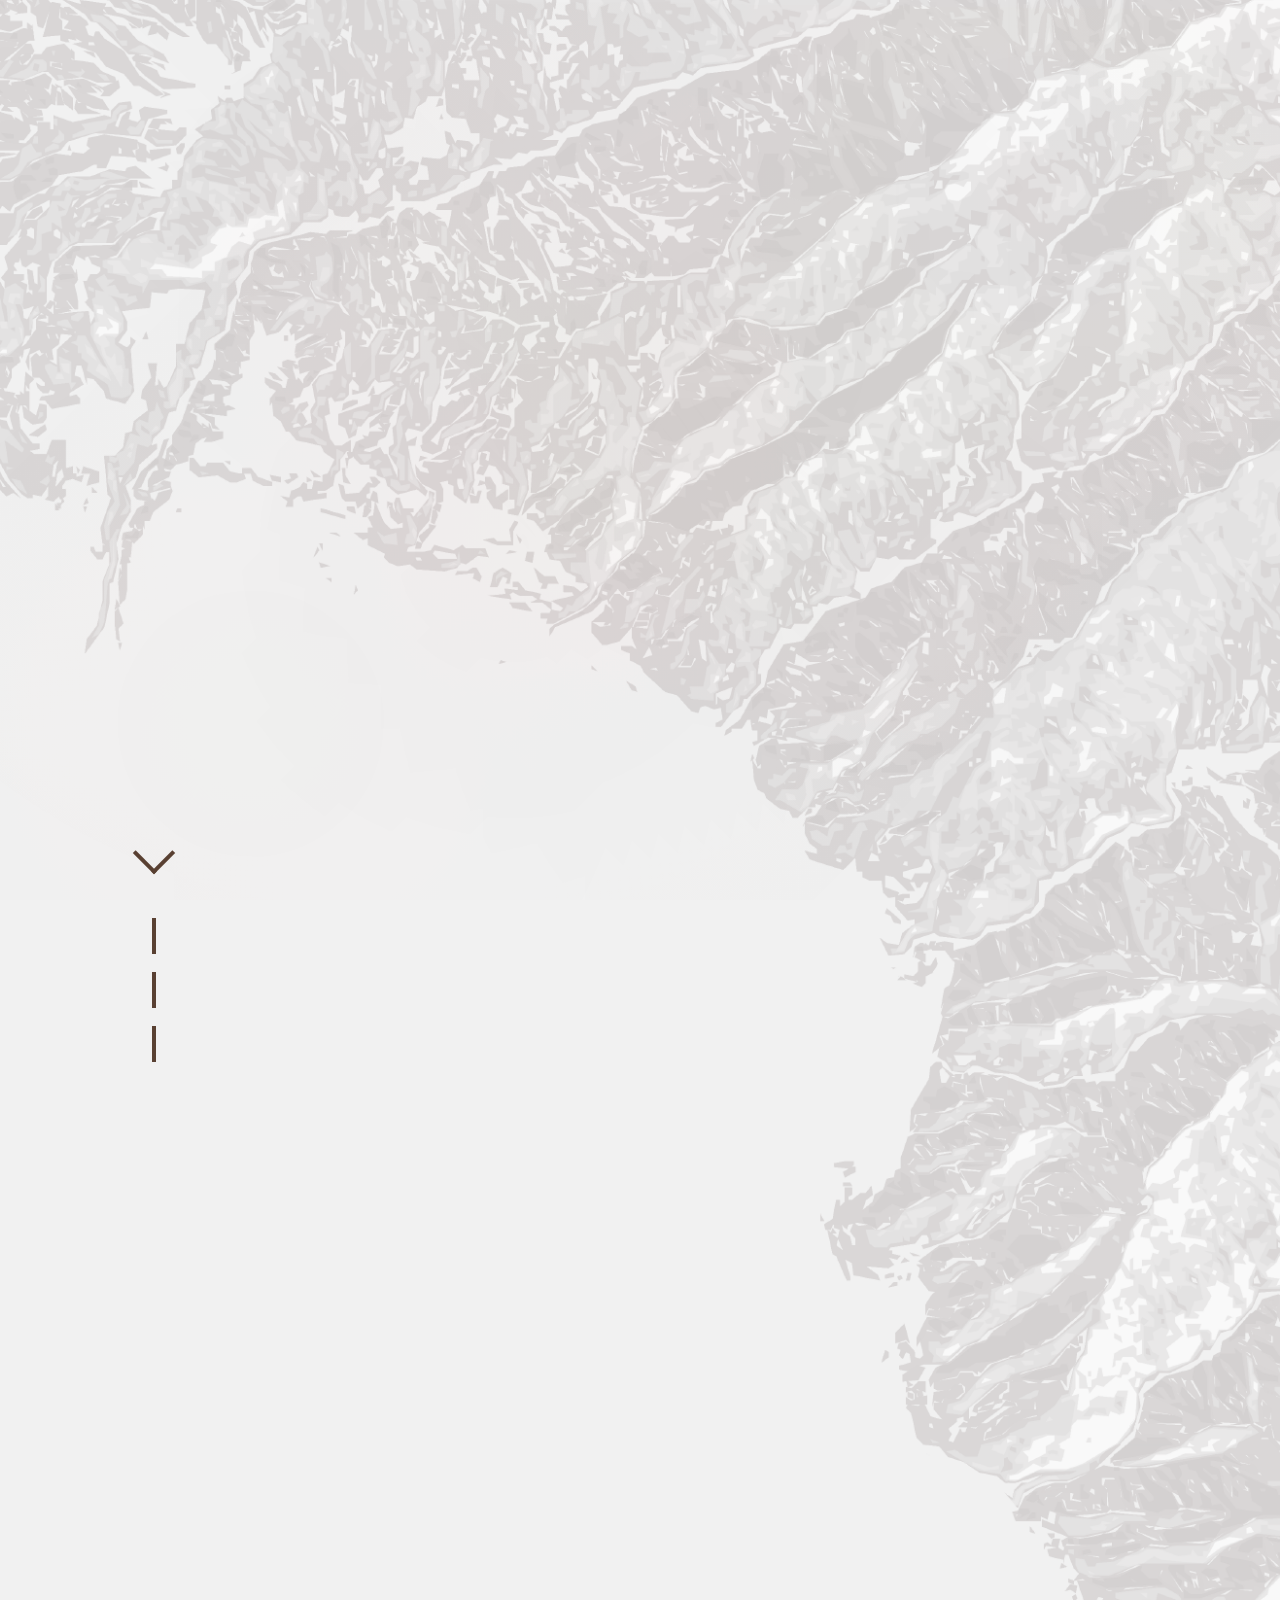
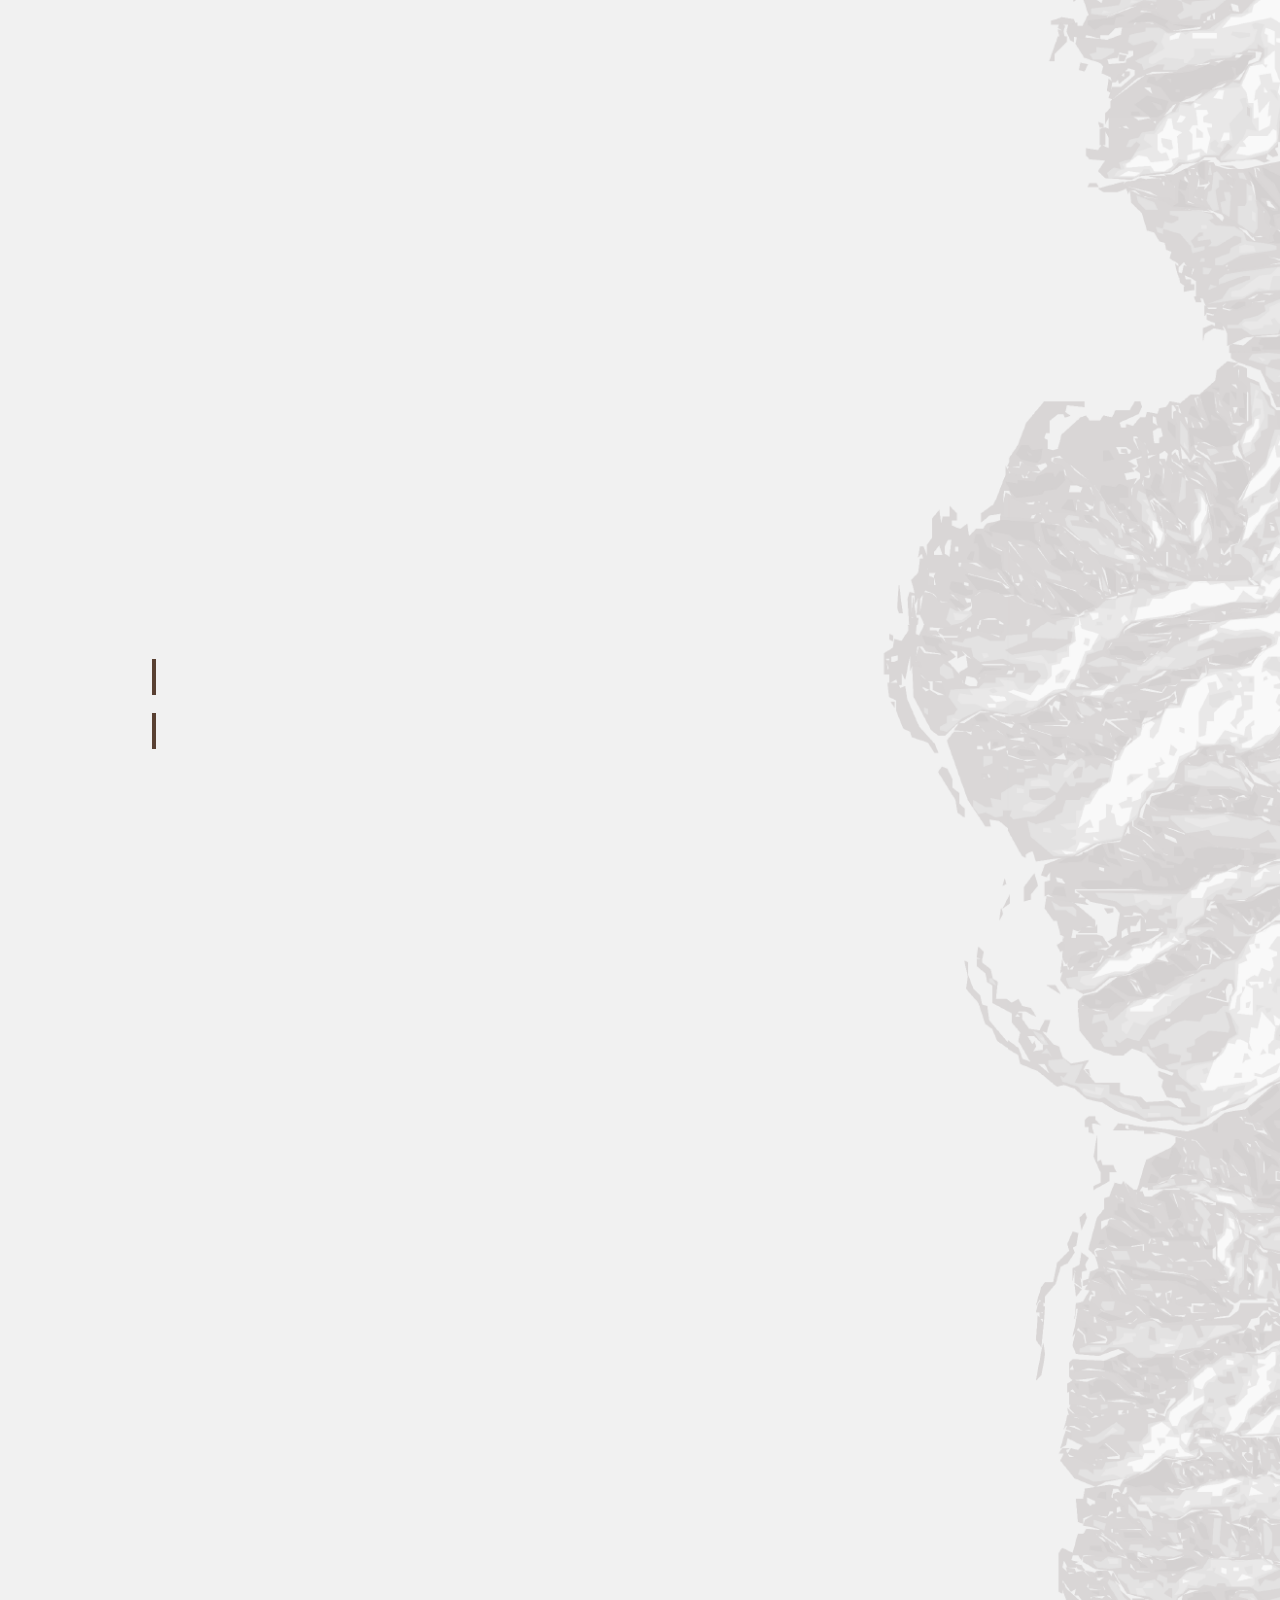
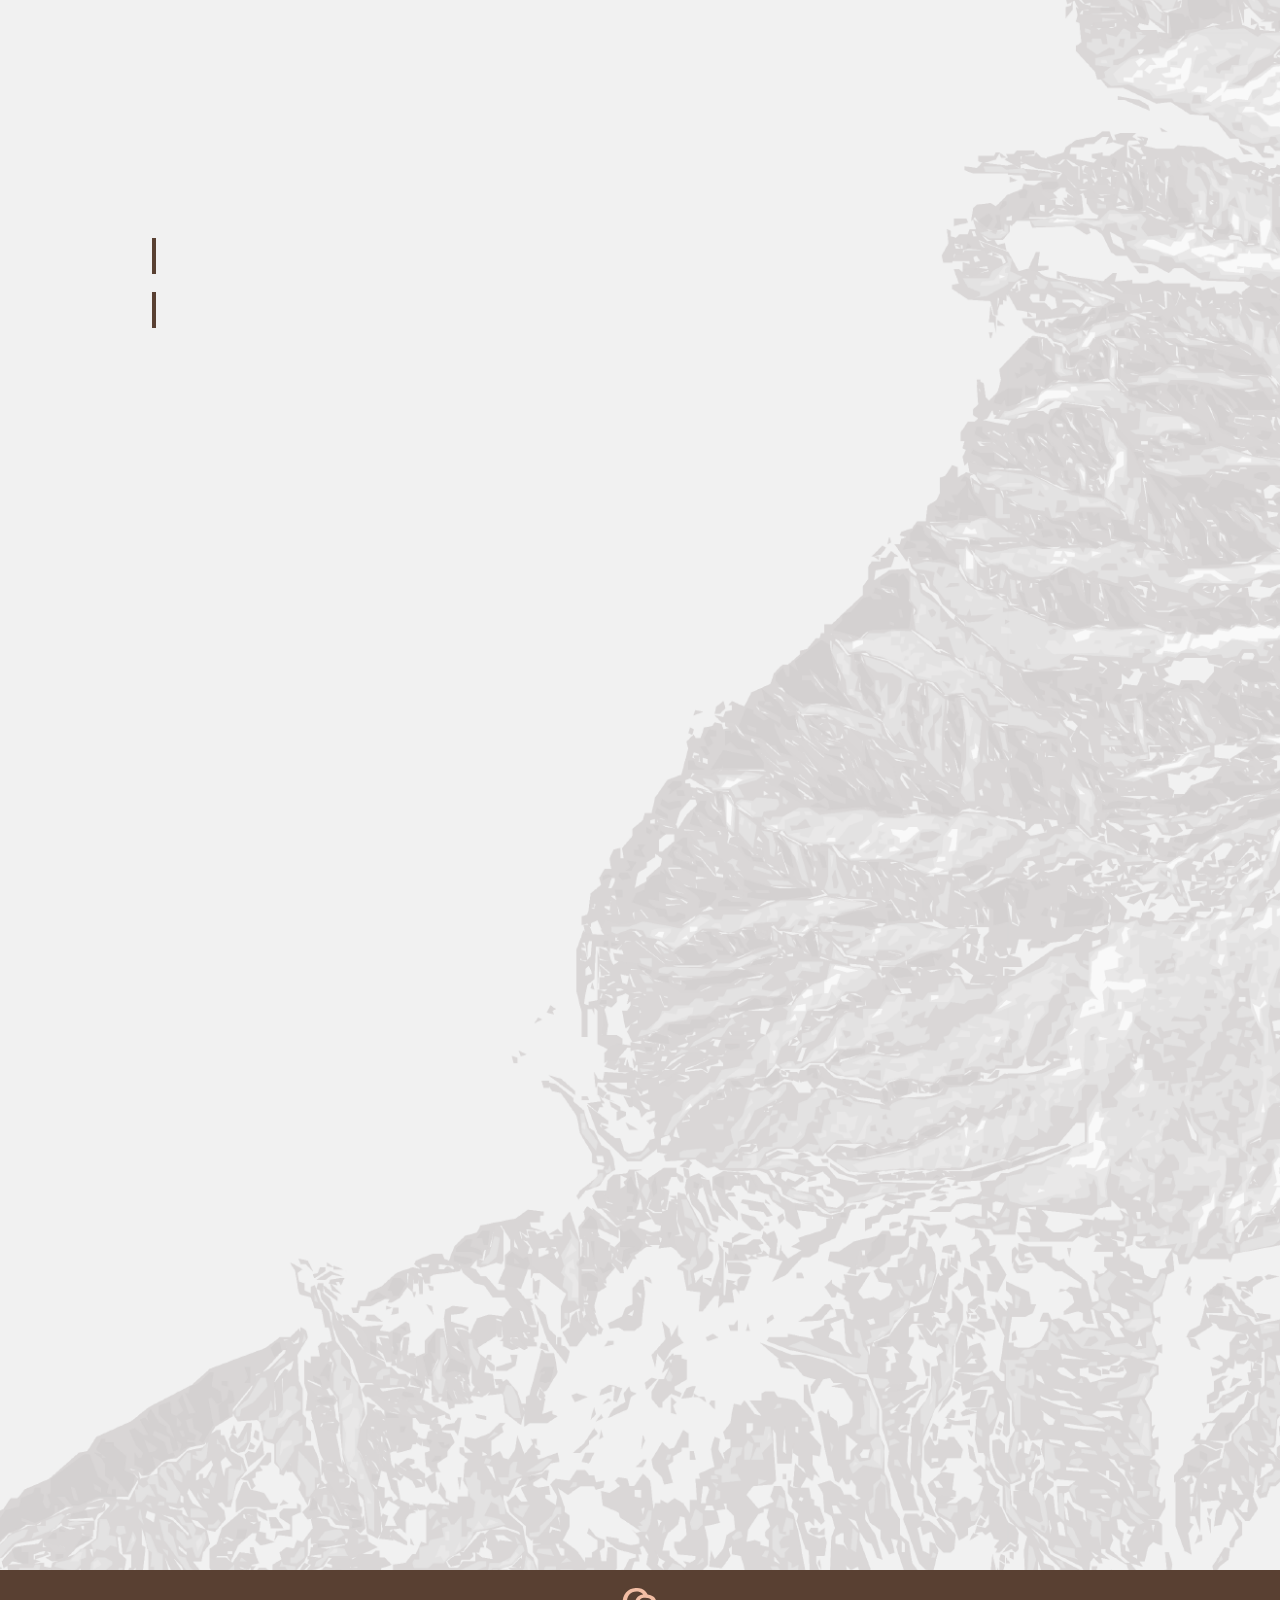
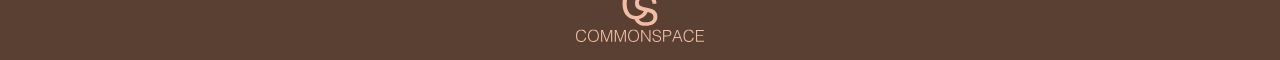
<file: index.html>
<!DOCTYPE html>
<html lang="en">
<head>
    <meta charset="UTF-8">
    <meta name="viewport" content="width=device-width, initial-scale=1.0">
    <title>Commonspace Consulting - Professional Spatial Analysis & Design Solutions</title>
    <meta name="description" content="Professional consulting services in spatial analysis, design, and community engagement. Expert GIS analysis, map making, and stakeholder engagement solutions.">
    
    <!-- CSS Files -->
    <link rel="stylesheet" href="css/main.css">
    <link rel="stylesheet" href="css/parallax.css">
    <link rel="stylesheet" href="css/responsive.css">
    
    <!-- Fonts -->
    <link rel="preconnect" href="https://fonts.googleapis.com">
    <link rel="preconnect" href="https://fonts.gstatic.com" crossorigin>
    <link href="https://fonts.googleapis.com/css2?family=Raleway:wght@300;400;500;600;700;800&family=Playfair+Display:wght@400;500;600;700&display=swap" rel="stylesheet">
    
    <!-- Mapbox GL JS -->
    <link href="https://api.mapbox.com/mapbox-gl-js/v3.0.1/mapbox-gl.css" rel="stylesheet">
    <script src="https://api.mapbox.com/mapbox-gl-js/v3.0.1/mapbox-gl.js"></script>
</head>
<body>
    <!-- Background Image -->
    <div class="page-background">
        <img src="assets/images/background.png" alt="Background" class="background-img">
    </div>

    <!-- Navigation -->
    <nav class="navbar" id="navbar">
        <div class="nav-container">
            <div class="nav-logo">
                <a href="index.html">
                    <img src="assets/images/Logo.svg" alt="Commonspace" class="logo-img">
                </a>
            </div>
            <div class="nav-menu" id="nav-menu">
                <a href="index.html" class="nav-link active">Home</a>
                <a href="about.html" class="nav-link">About</a>
                <a href="contact.html" class="nav-link">Contact</a>
            </div>
            <div class="nav-toggle" id="nav-toggle">
                <span class="bar"></span>
                <span class="bar"></span>
                <span class="bar"></span>
            </div>
        </div>
    </nav>

    <!-- Hero Section -->
    <section class="hero" id="hero">
        <div class="hero-background">
            <div class="topographic-layer layer-1"></div>
            <div class="topographic-layer layer-2"></div>
            <div class="topographic-layer layer-3"></div>
        </div>
        <div class="hero-content">
            <div class="hero-text">
                <img src="assets/images/Logo.svg" alt="Commonspace" class="hero-logo">
                <p class="hero-tagline"><span>ANALYSIS</span>  <span>ENGAGEMENT</span>  <span>DESIGN</span></p>
            </div>
        </div>
        <div class="scroll-indicator">
            <div class="scroll-arrow"></div>
        </div>
        
    </section>

    <!-- Analysis Section -->
    <section class="analysis">
        <div class="container" style="pointer-events: none;">
            <!-- Analysis content area -->
        </div>
        
        <!-- First Vertical Line -->
        <div class="vertical-line vertical-line-1-analysis" style="width: min(1vw, 4px); height: min(4vh, 50px); background-color: #594032; position: absolute; top: 2vh; left: 12vw; transform: translateX(-50%); z-index: 10; opacity: 1; transition: opacity 0.7s ease; pointer-events: auto;"></div>
        <!-- Second Vertical Line -->
        <div class="vertical-line vertical-line-2-analysis" style="width: min(1vw, 4px); height: min(4vh, 50px); background-color: #594032; position: absolute; top: 8vh; left: 12vw; transform: translateX(-50%); z-index: 10; opacity: 1; transition: opacity 0.7s ease; pointer-events: auto;"></div>
        <!-- Third Vertical Line -->
        <div class="vertical-line vertical-line-3-analysis" style="width: min(1vw, 4px); height: min(4vh, 50px); background-color: #594032; position: absolute; top: 14vh; left: 12vw; transform: translateX(-50%); z-index: 10; opacity: 1; transition: opacity 0.7s ease; pointer-events: auto;"></div>
        <!-- Pin SVG -->
        <img src="assets/images/light_pin.svg" alt="Pin" class="pin-icon-analysis" style="width: max(20px, 6vw); height: max(40px, 8vh); position: absolute; top: 20vh; left: 12vw; transform: translateX(-50%); z-index: 10; opacity: 0; transition: opacity 0.7s ease; pointer-events: auto;">
        
        <!-- Additional Vertical Lines Below Pin -->
        <div class="fixed-line fixed-line-1-analysis" style="width: min(1vw, 4px); height: min(4vh, 50px); background-color: #594032; position: absolute; top: 30vh; left: 12vw; transform: translateX(-50%); z-index: 10; opacity: 0; transition: opacity 0.7s ease; pointer-events: auto;"></div>
        <div class="fixed-line fixed-line-2-analysis" style="width: min(1vw, 4px); height: min(4vh, 50px); background-color: #594032; position: absolute; top: 36vh; left: 12vw; transform: translateX(-50%); z-index: 10; opacity: 0; transition: opacity 0.7s ease; pointer-events: auto;"></div>
        <div class="fixed-line fixed-line-3-analysis" style="width: min(1vw, 4px); height: min(4vh, 50px); background-color: #594032; position: absolute; top: 42vh; left: 12vw; transform: translateX(-50%); z-index: 10; opacity: 0; transition: opacity 0.7s ease; pointer-events: auto;"></div>
        <div class="fixed-line fixed-line-4-analysis" style="width: min(1vw, 4px); height: min(4vh, 50px); background-color: #594032; position: absolute; top: 48vh; left: 12vw; transform: translateX(-50%); z-index: 10; opacity: 0; transition: opacity 0.7s ease; pointer-events: auto;"></div>
        <div class="fixed-line fixed-line-5-analysis" style="width: min(1vw, 4px); height: min(4vh, 50px); background-color: #594032; position: absolute; top: 54vh; left: 12vw; transform: translateX(-50%); z-index: 10; opacity: 0; transition: opacity 0.7s ease; pointer-events: auto;"></div>
        <div class="fixed-line fixed-line-6-analysis" style="width: min(1vw, 4px); height: min(4vh, 50px); background-color: #594032; position: absolute; top: 60vh; left: 12vw; transform: translateX(-50%); z-index: 10; opacity: 0; transition: opacity 0.7s ease; pointer-events: auto;"></div>
        <div class="fixed-line fixed-line-7-analysis" style="width: min(1vw, 4px); height: min(4vh, 50px); background-color: #594032; position: absolute; top: 66vh; left: 12vw; transform: translateX(-50%); z-index: 10; opacity: 0; transition: opacity 0.7s ease; pointer-events: auto;"></div>
        <div class="fixed-line fixed-line-8-analysis" style="width: min(1vw, 4px); height: min(4vh, 50px); background-color: #594032; position: absolute; top: 72vh; left: 12vw; transform: translateX(-50%); z-index: 10; opacity: 0; transition: opacity 0.7s ease; pointer-events: auto;"></div>
        <div class="fixed-line fixed-line-9-analysis" style="width: min(1vw, 4px); height: min(4vh, 50px); background-color: #594032; position: absolute; top: 78vh; left: 12vw; transform: translateX(-50%); z-index: 10; opacity: 0; transition: opacity 0.7s ease; pointer-events: auto;"></div>
        <div class="fixed-line fixed-line-10-analysis" style="width: min(1vw, 4px); height: min(4vh, 50px); background-color: #594032; position: absolute; top: 84vh; left: 12vw; transform: translateX(-50%); z-index: 10; opacity: 0; transition: opacity 0.7s ease; pointer-events: auto;"></div>
        <div class="fixed-line fixed-line-11-analysis" style="width: min(1vw, 4px); height: min(4vh, 50px); background-color: #594032; position: absolute; top: 90vh; left: 12vw; transform: translateX(-50%); z-index: 10; opacity: 0; transition: opacity 0.7s ease; pointer-events: auto;"></div>
        <div class="fixed-line fixed-line-12-analysis" style="width: min(1vw, 4px); height: min(4vh, 50px); background-color: #594032; position: absolute; top: 96vh; left: 12vw; transform: translateX(-50%); z-index: 10; opacity: 0; transition: opacity 0.7s ease; pointer-events: auto;"></div>
        <div class="fixed-line fixed-line-13-analysis" style="width: min(1vw, 4px); height: min(4vh, 50px); background-color: #594032; position: absolute; top: 102vh; left: 12vw; transform: translateX(-50%); z-index: 10; opacity: 0; transition: opacity 0.7s ease; pointer-events: auto;"></div>
        <div class="fixed-line fixed-line-14-analysis" style="width: min(1vw, 4px); height: min(4vh, 50px); background-color: #594032; position: absolute; top: 108vh; left: 12vw; transform: translateX(-50%); z-index: 10; opacity: 0; transition: opacity 0.7s ease; pointer-events: auto;"></div>
        <div class="fixed-line fixed-line-15-analysis" style="width: min(1vw, 4px); height: min(4vh, 50px); background-color: #594032; position: absolute; top: 114vh; left: 12vw; transform: translateX(-50%); z-index: 10; opacity: 0; transition: opacity 0.7s ease; pointer-events: auto;"></div>
        <div class="fixed-line fixed-line-16-analysis" style="width: min(1vw, 4px); height: min(4vh, 50px); background-color: #594032; position: absolute; top: 120vh; left: 12vw; transform: translateX(-50%); z-index: 10; opacity: 0; transition: opacity 0.7s ease; pointer-events: auto;"></div>
        <div class="fixed-line fixed-line-17-analysis" style="width: min(1vw, 4px); height: min(4vh, 50px); background-color: #594032; position: absolute; top: 126vh; left: 12vw; transform: translateX(-50%); z-index: 10; opacity: 0; transition: opacity 0.7s ease; pointer-events: auto;"></div>
        <div class="fixed-line fixed-line-18-analysis" style="width: min(1vw, 4px); height: min(4vh, 50px); background-color: #594032; position: absolute; top: 132vh; left: 12vw; transform: translateX(-50%); z-index: 10; opacity: 0; transition: opacity 0.7s ease; pointer-events: auto;"></div>
        <div class="fixed-line fixed-line-19-analysis" style="width: min(1vw, 4px); height: min(4vh, 50px); background-color: #594032; position: absolute; top: 138vh; left: 12vw; transform: translateX(-50%); z-index: 10; opacity: 0; transition: opacity 0.7s ease; pointer-events: auto;"></div>
        <div class="fixed-line fixed-line-20-analysis" style="width: min(1vw, 4px); height: min(4vh, 50px); background-color: #594032; position: absolute; top: 144vh; left: 12vw; transform: translateX(-50%); z-index: 10; opacity: 0; transition: opacity 0.7s ease; pointer-events: auto;"></div>
        <div class="fixed-line fixed-line-21-analysis" style="width: min(1vw, 4px); height: min(4vh, 50px); background-color: #594032; position: absolute; top: 150vh; left: 12vw; transform: translateX(-50%); z-index: 10; opacity: 0; transition: opacity 0.7s ease; pointer-events: auto;"></div>
        <div class="fixed-line fixed-line-22-analysis" style="width: min(1vw, 4px); height: min(4vh, 50px); background-color: #594032; position: absolute; top: 156vh; left: 12vw; transform: translateX(-50%); z-index: 10; opacity: 0; transition: opacity 0.7s ease; pointer-events: auto;"></div>
        <div class="fixed-line fixed-line-23-analysis" style="width: min(1vw, 4px); height: min(4vh, 50px); background-color: #594032; position: absolute; top: 162vh; left: 12vw; transform: translateX(-50%); z-index: 10; opacity: 0; transition: opacity 0.7s ease; pointer-events: auto;"></div>
        <div class="fixed-line fixed-line-24-analysis" style="width: min(1vw, 4px); height: min(4vh, 50px); background-color: #594032; position: absolute; top: 168vh; left: 12vw; transform: translateX(-50%); z-index: 10; opacity: 0; transition: opacity 0.7s ease; pointer-events: auto;"></div>
        <div class="fixed-line fixed-line-25-analysis" style="width: min(1vw, 4px); height: min(4vh, 50px); background-color: #594032; position: absolute; top: 174vh; left: 12vw; transform: translateX(-50%); z-index: 10; opacity: 0; transition: opacity 0.7s ease; pointer-events: auto;"></div>
        <div class="fixed-line fixed-line-26-analysis" style="width: min(1vw, 4px); height: min(4vh, 50px); background-color: #594032; position: absolute; top: 180vh; left: 12vw; transform: translateX(-50%); z-index: 10; opacity: 0; transition: opacity 0.7s ease; pointer-events: auto;"></div>
        <div class="fixed-line fixed-line-27-analysis" style="width: min(1vw, 4px); height: min(4vh, 50px); background-color: #594032; position: absolute; top: 186vh; left: 12vw; transform: translateX(-50%); z-index: 10; opacity: 0; transition: opacity 0.7s ease; pointer-events: auto;"></div>
        <div class="fixed-line fixed-line-28-analysis" style="width: min(1vw, 4px); height: min(4vh, 50px); background-color: #594032; position: absolute; top: 192vh; left: 12vw; transform: translateX(-50%); z-index: 10; opacity: 0; transition: opacity 0.7s ease; pointer-events: auto;"></div>
        <div class="fixed-line fixed-line-29-analysis" style="width: min(1vw, 4px); height: min(4vh, 50px); background-color: #594032; position: absolute; top: 198vh; left: 12vw; transform: translateX(-50%); z-index: 10; opacity: 0; transition: opacity 0.7s ease; pointer-events: auto;"></div>
        <div class="fixed-line fixed-line-30-analysis" style="width: min(1vw, 4px); height: min(4vh, 50px); background-color: #594032; position: absolute; top: 204vh; left: 12vw; transform: translateX(-50%); z-index: 10; opacity: 0; transition: opacity 0.7s ease; pointer-events: auto;"></div>
        
        <!-- Mapbox Map -->
        <div id="analysis-map" style="position: absolute; top: 30vh; left: 18vw; width: min(75vw, 600px); height: 70vh; z-index: 999; opacity: 0; transition: opacity 0.8s ease; pointer-events: auto;"></div>
        
        <!-- Analysis Content -->
        <div class="analysis-content" style="position: absolute; top: min(20vh, 250px); left: 18vw; width: min(70vw, 500px); z-index: 10; opacity: 0; transform: translateY(30px); transition: opacity 0.8s ease, transform 0.8s ease; pointer-events: none;">
            <h2 class="analysis-title" style="font-family: 'Raleway', sans-serif; font-size: 2.8rem; font-weight: 300; color: #A6785D; margin-bottom: 1rem; line-height: 1.2; pointer-events: auto;">ANALYSIS</h2>
        </div>
        
        <!-- Analysis Description Text -->
        <div class="analysis-description" style="position: absolute; top: 105vh; left: 18vw; width: min(70vw, 500px); z-index: 10; opacity: 0; transform: translateY(30px); transition: opacity 0.8s ease, transform 0.8s ease; pointer-events: none; overflow: visible; height: auto; min-height: 250px;">
            <p style="font-family: 'Raleway', sans-serif; font-size: 1.1rem; color: #594032; line-height: 1.6; margin: 0 0 1rem 0; pointer-events: auto;"> We transform raw data into meaningful stories that inform better decisions. Using GIS and mapping tools, we help communities visualize needs, measure progress, and support funding efforts with compelling visuals.</p>
            <ul style="font-family: 'Raleway', sans-serif; font-size: 1.1rem; color: #594032; line-height: 1.6; margin: 0; padding-left: 0; list-style: none; pointer-events: auto;">
                <li class="analysis-bullet-1" style="margin-bottom: 0.5rem; padding-left: 1.5rem; position: relative; opacity: 0; transform: translateY(30px); transition: opacity 0.5s ease, transform 0.5s ease;">
                    <span style="position: absolute; left: 0; color: #A6785D;">→</span>
                    GIS mapping and analysis
                </li>
                <li class="analysis-bullet-2" style="margin-bottom: 0.5rem; padding-left: 1.5rem; position: relative; opacity: 0; transform: translateY(30px); transition: opacity 0.5s ease, transform 0.5s ease;">
                    <span style="position: absolute; left: 0; color: #A6785D;">→</span>
                    Interactive web maps and dashboards
                </li>
                <li class="analysis-bullet-3" style="margin-bottom: 0.5rem; padding-left: 1.5rem; position: relative; opacity: 0; transform: translateY(30px); transition: opacity 0.5s ease, transform 0.5s ease;">
                    <span style="position: absolute; left: 0; color: #A6785D;">→</span>
                    Static maps and visual reports
                </li>
                <li class="analysis-bullet-4" style="margin-bottom: 0.5rem; padding-left: 1.5rem; position: relative; opacity: 0; transform: translateY(30px); transition: opacity 0.5s ease, transform 0.5s ease;">
                    <span style="position: absolute; left: 0; color: #A6785D;">→</span>
                    Data storytelling and visualization
                </li>
            </ul>
        </div>
    </section>

    <!-- Engagement Section -->
    <section class="engagement">
        <div class="container" style="pointer-events: none;">
            <!-- This is where we'll build the new content -->
        </div>
        
        <!-- First Vertical Line -->
        <div class="vertical-line vertical-line-1" style="width: min(1vw, 4px); height: min(4vh, 50px); background-color: #594032; position: absolute; top: 2vh; left: 12vw; transform: translateX(-50%); z-index: 10; opacity: 1; transition: opacity 0.7s ease; pointer-events: auto;"></div>
        <!-- Second Vertical Line -->
        <div class="vertical-line vertical-line-2" style="width: min(1vw, 4px); height: min(4vh, 50px); background-color: #594032; position: absolute; top: 8vh; left: 12vw; transform: translateX(-50%); z-index: 10; opacity: 1; transition: opacity 0.7s ease; pointer-events: auto;"></div>
        <!-- Third Vertical Line -->
        <div class="vertical-line vertical-line-3" style="width: min(1vw, 4px); height: min(4vh, 50px); background-color: #594032; position: absolute; top: 14vh; left: 12vw; transform: translateX(-50%); z-index: 10; opacity: 0; transition: opacity 0.7s ease; pointer-events: auto;"></div>
        <!-- Pin SVG -->
        <img src="assets/images/light_pin.svg" alt="Pin" class="pin-icon" style="width: max(20px, 6vw); height: max(40px, 8vh); position: absolute; top: 20vh; left: 12vw; transform: translateX(-50%); z-index: 10; opacity: 0; transition: opacity 0.7s ease; pointer-events: auto;">
        
        <!-- Additional Vertical Lines Below Pin -->
        <div class="fixed-line fixed-line-1" style="width: min(1vw, 4px); height: min(4vh, 50px); background-color: #594032; position: absolute; top: 30vh; left: 12vw; transform: translateX(-50%); z-index: 10; opacity: 0; transition: opacity 0.7s ease; pointer-events: auto;"></div>
        <div class="fixed-line fixed-line-2" style="width: min(1vw, 4px); height: min(4vh, 50px); background-color: #594032; position: absolute; top: 36vh; left: 12vw; transform: translateX(-50%); z-index: 10; opacity: 0; transition: opacity 0.7s ease; pointer-events: auto;"></div>
        <div class="fixed-line fixed-line-3" style="width: min(1vw, 4px); height: min(4vh, 50px); background-color: #594032; position: absolute; top: 42vh; left: 12vw; transform: translateX(-50%); z-index: 10; opacity: 0; transition: opacity 0.7s ease; pointer-events: auto;"></div>
        <div class="fixed-line fixed-line-4" style="width: min(1vw, 4px); height: min(4vh, 50px); background-color: #594032; position: absolute; top: 48vh; left: 12vw; transform: translateX(-50%); z-index: 10; opacity: 0; transition: opacity 0.7s ease; pointer-events: auto;"></div>
        <div class="fixed-line fixed-line-5" style="width: min(1vw, 4px); height: min(4vh, 50px); background-color: #594032; position: absolute; top: 54vh; left: 12vw; transform: translateX(-50%); z-index: 10; opacity: 0; transition: opacity 0.7s ease; pointer-events: auto;"></div>
        <div class="fixed-line fixed-line-6" style="width: min(1vw, 4px); height: min(4vh, 50px); background-color: #594032; position: absolute; top: 60vh; left: 12vw; transform: translateX(-50%); z-index: 10; opacity: 0; transition: opacity 0.7s ease; pointer-events: auto;"></div>
        <div class="fixed-line fixed-line-7" style="width: min(1vw, 4px); height: min(4vh, 50px); background-color: #594032; position: absolute; top: 66vh; left: 12vw; transform: translateX(-50%); z-index: 10; opacity: 0; transition: opacity 0.7s ease; pointer-events: auto;"></div>
        <div class="fixed-line fixed-line-8" style="width: min(1vw, 4px); height: min(4vh, 50px); background-color: #594032; position: absolute; top: 72vh; left: 12vw; transform: translateX(-50%); z-index: 10; opacity: 0; transition: opacity 0.7s ease; pointer-events: auto;"></div>
        <div class="fixed-line fixed-line-9" style="width: min(1vw, 4px); height: min(4vh, 50px); background-color: #594032; position: absolute; top: 78vh; left: 12vw; transform: translateX(-50%); z-index: 10; opacity: 0; transition: opacity 0.7s ease; pointer-events: auto;"></div>
        <div class="fixed-line fixed-line-10" style="width: min(1vw, 4px); height: min(4vh, 50px); background-color: #594032; position: absolute; top: 84vh; left: 12vw; transform: translateX(-50%); z-index: 10; opacity: 0; transition: opacity 0.7s ease; pointer-events: auto;"></div>
        <div class="fixed-line fixed-line-11" style="width: min(1vw, 4px); height: min(4vh, 50px); background-color: #594032; position: absolute; top: 90vh; left: 12vw; transform: translateX(-50%); z-index: 10; opacity: 0; transition: opacity 0.7s ease; pointer-events: auto;"></div>
        <div class="fixed-line fixed-line-12" style="width: min(1vw, 4px); height: min(4vh, 50px); background-color: #594032; position: absolute; top: 96vh; left: 12vw; transform: translateX(-50%); z-index: 10; opacity: 0; transition: opacity 0.7s ease; pointer-events: auto;"></div>
        <div class="fixed-line fixed-line-13" style="width: min(1vw, 4px); height: min(4vh, 50px); background-color: #594032; position: absolute; top: 102vh; left: 12vw; transform: translateX(-50%); z-index: 10; opacity: 0; transition: opacity 0.7s ease; pointer-events: auto;"></div>
        <div class="fixed-line fixed-line-14" style="width: min(1vw, 4px); height: min(4vh, 50px); background-color: #594032; position: absolute; top: 108vh; left: 12vw; transform: translateX(-50%); z-index: 10; opacity: 0; transition: opacity 0.7s ease; pointer-events: auto;"></div>
        <div class="fixed-line fixed-line-15" style="width: min(1vw, 4px); height: min(4vh, 50px); background-color: #594032; position: absolute; top: 114vh; left: 12vw; transform: translateX(-50%); z-index: 10; opacity: 0; transition: opacity 0.7s ease; pointer-events: auto;"></div>
        <div class="fixed-line fixed-line-16" style="width: min(1vw, 4px); height: min(4vh, 50px); background-color: #594032; position: absolute; top: 120vh; left: 12vw; transform: translateX(-50%); z-index: 10; opacity: 0; transition: opacity 0.7s ease; pointer-events: auto;"></div>
        <div class="fixed-line fixed-line-17" style="width: min(1vw, 4px); height: min(4vh, 50px); background-color: #594032; position: absolute; top: 126vh; left: 12vw; transform: translateX(-50%); z-index: 10; opacity: 0; transition: opacity 0.7s ease; pointer-events: auto;"></div>
        <div class="fixed-line fixed-line-18" style="width: min(1vw, 4px); height: min(4vh, 50px); background-color: #594032; position: absolute; top: 132vh; left: 12vw; transform: translateX(-50%); z-index: 10; opacity: 0; transition: opacity 0.7s ease; pointer-events: auto;"></div>
        <div class="fixed-line fixed-line-19" style="width: min(1vw, 4px); height: min(4vh, 50px); background-color: #594032; position: absolute; top: 138vh; left: 12vw; transform: translateX(-50%); z-index: 10; opacity: 0; transition: opacity 0.7s ease; pointer-events: auto;"></div>
        <div class="fixed-line fixed-line-20" style="width: min(1vw, 4px); height: min(4vh, 50px); background-color: #594032; position: absolute; top: 144vh; left: 12vw; transform: translateX(-50%); z-index: 10; opacity: 0; transition: opacity 0.7s ease; pointer-events: auto;"></div>
        <div class="fixed-line fixed-line-21" style="width: min(1vw, 4px); height: min(4vh, 50px); background-color: #594032; position: absolute; top: 150vh; left: 12vw; transform: translateX(-50%); z-index: 10; opacity: 0; transition: opacity 0.7s ease; pointer-events: auto;"></div>
        <div class="fixed-line fixed-line-22" style="width: min(1vw, 4px); height: min(4vh, 50px); background-color: #594032; position: absolute; top: 156vh; left: 12vw; transform: translateX(-50%); z-index: 10; opacity: 0; transition: opacity 0.7s ease; pointer-events: auto;"></div>
        <div class="fixed-line fixed-line-23" style="width: min(1vw, 4px); height: min(4vh, 50px); background-color: #594032; position: absolute; top: 162vh; left: 12vw; transform: translateX(-50%); z-index: 10; opacity: 0; transition: opacity 0.7s ease; pointer-events: auto;"></div>
        <div class="fixed-line fixed-line-24" style="width: min(1vw, 4px); height: min(4vh, 50px); background-color: #594032; position: absolute; top: 168vh; left: 12vw; transform: translateX(-50%); z-index: 10; opacity: 0; transition: opacity 0.7s ease; pointer-events: auto;"></div>
        <div class="fixed-line fixed-line-25" style="width: min(1vw, 4px); height: min(4vh, 50px); background-color: #594032; position: absolute; top: 174vh; left: 12vw; transform: translateX(-50%); z-index: 10; opacity: 0; transition: opacity 0.7s ease; pointer-events: auto;"></div>
        <div class="fixed-line fixed-line-26" style="width: min(1vw, 4px); height: min(4vh, 50px); background-color: #594032; position: absolute; top: 180vh; left: 12vw; transform: translateX(-50%); z-index: 10; opacity: 0; transition: opacity 0.7s ease; pointer-events: auto;"></div>
        
        
            <!-- Engagement Content -->
            <div class="engagement-content" style="position: absolute; top: min(20vh, 250px); left: 18vw; width: min(70vw, 400px); z-index: 10; opacity: 0; transform: translateY(30px); transition: opacity 0.8s ease, transform 0.8s ease; pointer-events: none;">
                <h2 class="engagement-title" style="font-family: 'Raleway', sans-serif; font-size: 2.8rem; font-weight: 300; color: #A6785D; margin-bottom: 1rem; line-height: 1.2; pointer-events: auto;">ENGAGEMENT</h2>
            </div>
        
        <!-- Horn Click SVG -->
        <img src="assets/images/horn_click.svg" alt="Horn Click" class="horn-icon" style="position: absolute; top: min(32vh, 400px); left: 18vw; width: max(8vw, 70px); height: auto; z-index: 10; opacity: 0; transform: translateY(30px); transition: opacity 0.8s ease, transform 0.8s ease; pointer-events: auto; filter: drop-shadow(2px 4px 8px rgba(0, 0, 0, 0.3));">
        
        <!-- Engagement Description Text -->
        <div class="engagement-description" style="position: absolute; top: min(87vh, 800px); left: 18vw; width: min(70vw, 500px); z-index: 10; opacity: 0; transform: translateY(30px); transition: opacity 0.8s ease, transform 0.8s ease; pointer-events: none; overflow: visible; height: auto; min-height: 250px;">
            <p style="font-family: 'Raleway', sans-serif; font-size: 1.1rem; color: #594032; line-height: 1.6; margin: 0 0 1rem 0; pointer-events: auto;">Authentic engagement builds stronger projects. We help you reach the right voices to gather meaningful input, build trust, and inspire collaboration.</p>
            <ul style="font-family: 'Raleway', sans-serif; font-size: 1.1rem; color: #594032; line-height: 1.6; margin: 0; padding-left: 0; list-style: none; pointer-events: auto;">
                <li class="engagement-bullet-1" style="margin-bottom: 0.5rem; padding-left: 1.5rem; position: relative; opacity: 0; transform: translateY(30px); transition: opacity 0.5s ease, transform 0.5s ease;">
                    <span style="position: absolute; left: 0; color: #A6785D;">→</span>
                    Stakeholder and community outreach
                </li>
                <li class="engagement-bullet-2" style="margin-bottom: 0.5rem; padding-left: 1.5rem; position: relative; opacity: 0; transform: translateY(30px); transition: opacity 0.5s ease, transform 0.5s ease;">
                    <span style="position: absolute; left: 0; color: #A6785D;">→</span>
                    In-person and virtual meeting facilitation
                </li>
                <li class="engagement-bullet-3" style="margin-bottom: 0.5rem; padding-left: 1.5rem; position: relative; opacity: 0; transform: translateY(30px); transition: opacity 0.5s ease, transform 0.5s ease;">
                    <span style="position: absolute; left: 0; color: #A6785D;">→</span>
                    Online engagement tools and surveys
                </li>
                <li class="engagement-bullet-4" style="margin-bottom: 0.5rem; padding-left: 1.5rem; position: relative; opacity: 0; transform: translateY(30px); transition: opacity 0.5s ease, transform 0.5s ease;">
                    <span style="position: absolute; left: 0; color: #A6785D;">→</span>
                    Volunteer recruitment and activation
                </li>
            </ul>
        </div>
    </section>

    <!-- Design Section -->
    <section class="design">
        <div class="container" style="pointer-events: none;">
            <!-- Design content area -->
        </div>
        
        <!-- First Vertical Line -->
        <div class="vertical-line vertical-line-1-design" style="width: min(1vw, 4px); height: min(4vh, 50px); background-color: #594032; position: absolute; top: 2vh; left: 12vw; transform: translateX(-50%); z-index: 10; opacity: 1; transition: opacity 0.7s ease; pointer-events: auto;"></div>
        <!-- Second Vertical Line -->
        <div class="vertical-line vertical-line-2-design" style="width: min(1vw, 4px); height: min(4vh, 50px); background-color: #594032; position: absolute; top: 8vh; left: 12vw; transform: translateX(-50%); z-index: 10; opacity: 1; transition: opacity 0.7s ease; pointer-events: auto;"></div>
        <!-- Third Vertical Line -->
        <div class="vertical-line vertical-line-3-design" style="width: min(1vw, 4px); height: min(4vh, 50px); background-color: #594032; position: absolute; top: 14vh; left: 12vw; transform: translateX(-50%); z-index: 10; opacity: 0; transition: opacity 0.7s ease; pointer-events: auto;"></div>
        <!-- Pin SVG -->
        <img src="assets/images/light_pin.svg" alt="Pin" class="pin-icon-design" style="width: max(20px, 6vw); height: max(40px, 8vh); position: absolute; top: 20vh; left: 12vw; transform: translateX(-50%); z-index: 10; opacity: 0; transition: opacity 0.7s ease; pointer-events: auto;">
        
        <!-- Additional Vertical Lines Below Pin -->
        <div class="fixed-line fixed-line-1-design" style="width: min(1vw, 4px); height: min(4vh, 50px); background-color: #594032; position: absolute; top: 30vh; left: 12vw; transform: translateX(-50%); z-index: 10; opacity: 0; transition: opacity 0.7s ease; pointer-events: auto;"></div>
        <div class="fixed-line fixed-line-2-design" style="width: min(1vw, 4px); height: min(4vh, 50px); background-color: #594032; position: absolute; top: 36vh; left: 12vw; transform: translateX(-50%); z-index: 10; opacity: 0; transition: opacity 0.7s ease; pointer-events: auto;"></div>
        <div class="fixed-line fixed-line-3-design" style="width: min(1vw, 4px); height: min(4vh, 50px); background-color: #594032; position: absolute; top: 42vh; left: 12vw; transform: translateX(-50%); z-index: 10; opacity: 0; transition: opacity 0.7s ease; pointer-events: auto;"></div>
        <div class="fixed-line fixed-line-4-design" style="width: min(1vw, 4px); height: min(4vh, 50px); background-color: #594032; position: absolute; top: 48vh; left: 12vw; transform: translateX(-50%); z-index: 10; opacity: 0; transition: opacity 0.7s ease; pointer-events: auto;"></div>
        <div class="fixed-line fixed-line-5-design" style="width: min(1vw, 4px); height: min(4vh, 50px); background-color: #594032; position: absolute; top: 54vh; left: 12vw; transform: translateX(-50%); z-index: 10; opacity: 0; transition: opacity 0.7s ease; pointer-events: auto;"></div>
        <div class="fixed-line fixed-line-6-design" style="width: min(1vw, 4px); height: min(4vh, 50px); background-color: #594032; position: absolute; top: 60vh; left: 12vw; transform: translateX(-50%); z-index: 10; opacity: 0; transition: opacity 0.7s ease; pointer-events: auto;"></div>
        <div class="fixed-line fixed-line-7-design" style="width: min(1vw, 4px); height: min(4vh, 50px); background-color: #594032; position: absolute; top: 66vh; left: 12vw; transform: translateX(-50%); z-index: 10; opacity: 0; transition: opacity 0.7s ease; pointer-events: auto;"></div>
        <div class="fixed-line fixed-line-8-design" style="width: min(1vw, 4px); height: min(4vh, 50px); background-color: #594032; position: absolute; top: 72vh; left: 12vw; transform: translateX(-50%); z-index: 10; opacity: 0; transition: opacity 0.7s ease; pointer-events: auto;"></div>
        <div class="fixed-line fixed-line-9-design" style="width: min(1vw, 4px); height: min(4vh, 50px); background-color: #594032; position: absolute; top: 78vh; left: 12vw; transform: translateX(-50%); z-index: 10; opacity: 0; transition: opacity 0.7s ease; pointer-events: auto;"></div>
        <div class="fixed-line fixed-line-10-design" style="width: min(1vw, 4px); height: min(4vh, 50px); background-color: #594032; position: absolute; top: 84vh; left: 12vw; transform: translateX(-50%); z-index: 10; opacity: 0; transition: opacity 0.7s ease; pointer-events: auto;"></div>
        <div class="fixed-line fixed-line-11-design" style="width: min(1vw, 4px); height: min(4vh, 50px); background-color: #594032; position: absolute; top: 90vh; left: 12vw; transform: translateX(-50%); z-index: 10; opacity: 0; transition: opacity 0.7s ease; pointer-events: auto;"></div>
        <div class="fixed-line fixed-line-12-design" style="width: min(1vw, 4px); height: min(4vh, 50px); background-color: #594032; position: absolute; top: 96vh; left: 12vw; transform: translateX(-50%); z-index: 10; opacity: 0; transition: opacity 0.7s ease; pointer-events: auto;"></div>
        <div class="fixed-line fixed-line-13-design" style="width: min(1vw, 4px); height: min(4vh, 50px); background-color: #594032; position: absolute; top: 102vh; left: 12vw; transform: translateX(-50%); z-index: 10; opacity: 0; transition: opacity 0.7s ease; pointer-events: auto;"></div>
        <div class="fixed-line fixed-line-14-design" style="width: min(1vw, 4px); height: min(4vh, 50px); background-color: #594032; position: absolute; top: 108vh; left: 12vw; transform: translateX(-50%); z-index: 10; opacity: 0; transition: opacity 0.7s ease; pointer-events: auto;"></div>
        <div class="fixed-line fixed-line-15-design" style="width: min(1vw, 4px); height: min(4vh, 50px); background-color: #594032; position: absolute; top: 114vh; left: 12vw; transform: translateX(-50%); z-index: 10; opacity: 0; transition: opacity 0.7s ease; pointer-events: auto;"></div>
        <div class="fixed-line fixed-line-16-design" style="width: min(1vw, 4px); height: min(4vh, 50px); background-color: #594032; position: absolute; top: 120vh; left: 12vw; transform: translateX(-50%); z-index: 10; opacity: 0; transition: opacity 0.7s ease; pointer-events: auto;"></div>
        <div class="fixed-line fixed-line-17-design" style="width: min(1vw, 4px); height: min(4vh, 50px); background-color: #594032; position: absolute; top: 126vh; left: 12vw; transform: translateX(-50%); z-index: 10; opacity: 0; transition: opacity 0.7s ease; pointer-events: auto;"></div>
        <div class="fixed-line fixed-line-18-design" style="width: min(1vw, 4px); height: min(4vh, 50px); background-color: #594032; position: absolute; top: 132vh; left: 12vw; transform: translateX(-50%); z-index: 10; opacity: 0; transition: opacity 0.7s ease; pointer-events: auto;"></div>
        <div class="fixed-line fixed-line-19-design" style="width: min(1vw, 4px); height: min(4vh, 50px); background-color: #594032; position: absolute; top: 138vh; left: 12vw; transform: translateX(-50%); z-index: 10; opacity: 0; transition: opacity 0.7s ease; pointer-events: auto;"></div>
        <div class="fixed-line fixed-line-20-design" style="width: min(1vw, 4px); height: min(4vh, 50px); background-color: #594032; position: absolute; top: 144vh; left: 12vw; transform: translateX(-50%); z-index: 10; opacity: 0; transition: opacity 0.7s ease; pointer-events: auto;"></div>
        <div class="fixed-line fixed-line-21-design" style="width: min(1vw, 4px); height: min(4vh, 50px); background-color: #594032; position: absolute; top: 150vh; left: 12vw; transform: translateX(-50%); z-index: 10; opacity: 0; transition: opacity 0.7s ease; pointer-events: auto;"></div>
        <div class="fixed-line fixed-line-22-design" style="width: min(1vw, 4px); height: min(4vh, 50px); background-color: #594032; position: absolute; top: 156vh; left: 12vw; transform: translateX(-50%); z-index: 10; opacity: 0; transition: opacity 0.7s ease; pointer-events: auto;"></div>
        <div class="fixed-line fixed-line-23-design" style="width: min(1vw, 4px); height: min(4vh, 50px); background-color: #594032; position: absolute; top: 162vh; left: 12vw; transform: translateX(-50%); z-index: 10; opacity: 0; transition: opacity 0.7s ease; pointer-events: auto;"></div>
        <div class="fixed-line fixed-line-24-design" style="width: min(1vw, 4px); height: min(4vh, 50px); background-color: #594032; position: absolute; top: 168vh; left: 12vw; transform: translateX(-50%); z-index: 10; opacity: 0; transition: opacity 0.7s ease; pointer-events: auto;"></div>
        <div class="fixed-line fixed-line-25-design" style="width: min(1vw, 4px); height: min(4vh, 50px); background-color: #594032; position: absolute; top: 174vh; left: 12vw; transform: translateX(-50%); z-index: 10; opacity: 0; transition: opacity 0.7s ease; pointer-events: auto;"></div>
        <div class="fixed-line fixed-line-26-design" style="width: min(1vw, 4px); height: min(4vh, 50px); background-color: #594032; position: absolute; top: 180vh; left: 12vw; transform: translateX(-50%); z-index: 10; opacity: 0; transition: opacity 0.7s ease; pointer-events: auto;"></div>
        
        <!-- Design Content -->
        <div class="design-content" style="position: absolute; top: min(20vh, 250px); left: 18vw; width: min(70vw, 500px); z-index: 10; opacity: 0; transform: translateY(30px); transition: opacity 0.8s ease, transform 0.8s ease; pointer-events: none;">
            <h2 class="design-title" style="font-family: 'Raleway', sans-serif; font-size: 2.8rem; font-weight: 300; color: #A6785D; margin-bottom: 1rem; line-height: 1.2; pointer-events: auto;">DESIGN</h2>
        </div>
        
        <!-- Design Images (Book Pages) -->
        <!-- Page 1 (Front page with backside) -->
        <div class="design-page-container" style="position: absolute; top: 35vh; left: 19vw; width: 200px; height: 150px; z-index: 10; opacity: 0; transform: translateY(30px); transition: opacity 0.8s ease, transform 0.8s ease; pointer-events: auto; cursor: pointer; background: transparent;">
            <!-- Book container for scaling and positioning -->
            <div class="book-pages-container" style="position: relative; width: 100%; height: auto;">
                <!-- Page 2 (Back page) - hidden initially, appears after flip -->
                <img src="assets/images/Page-5.png" alt="Design Page 2" class="design-image-back" style="position: absolute; top: 20px; left: 10px; width: 150px; height: auto; z-index: 1; opacity: 0; transition: opacity 0.8s ease; pointer-events: none; box-shadow: 0 8px 32px rgba(89, 64, 50, 0.3), 0 4px 16px rgba(89, 64, 50, 0.2); transform: rotate(-3deg);">
                <!-- Front side -->
                <img src="assets/images/Page-4.png" alt="Design Page 1 Front" class="design-image-front" style="position: absolute; top: 20px; left: 10px; width: 150px; height: auto; z-index: 2; transform: rotate(-3deg);">
            </div>
        </div>
        
        <!-- Design Description Text -->
        <div class="design-description" style="position: absolute; top: min(87vh, 800px); left: 18vw; width: min(70vw, 500px); z-index: 10; opacity: 0; transform: translateY(30px); transition: opacity 0.8s ease, transform 0.8s ease; pointer-events: none; overflow: visible; height: auto; min-height: 250px;">
            <p style="font-family: 'Raleway', sans-serif; font-size: 1.1rem; color: #594032; line-height: 1.6; margin: 0 0 1rem 0; pointer-events: auto;">Good design makes complex ideas easy to grasp. From planning documents to program branding, we create visuals that connect with your audience and bring your story to life.</p>
            <ul style="font-family: 'Raleway', sans-serif; font-size: 1.1rem; color: #594032; line-height: 1.6; margin: 0; padding-left: 0; list-style: none; pointer-events: auto;">
                <li class="design-bullet-1" style="margin-bottom: 0.5rem; padding-left: 1.5rem; position: relative; opacity: 0; transform: translateY(30px); transition: opacity 0.5s ease, transform 0.5s ease;">
                    <span style="position: absolute; left: 0; color: #A6785D;">→</span>
                    Report and presentation design
                </li>
                <li class="design-bullet-2" style="margin-bottom: 0.5rem; padding-left: 1.5rem; position: relative; opacity: 0; transform: translateY(30px); transition: opacity 0.5s ease, transform 0.5s ease;">
                    <span style="position: absolute; left: 0; color: #A6785D;">→</span>
                    Branding and logo development
                </li>
                <li class="design-bullet-3" style="margin-bottom: 0.5rem; padding-left: 1.5rem; position: relative; opacity: 0; transform: translateY(30px); transition: opacity 0.5s ease, transform 0.5s ease;">
                    <span style="position: absolute; left: 0; color: #A6785D;">→</span>
                    Visual identity and style guidelines
                </li>
                <li class="design-bullet-4" style="margin-bottom: 0.5rem; padding-left: 1.5rem; position: relative; opacity: 0; transform: translateY(30px); transition: opacity 0.5s ease, transform 0.5s ease;">
                    <span style="position: absolute; left: 0; color: #A6785D;">→</span>
                    Outreach and marketing materials
                </li>
            </ul>
        </div>
    </section>

    <!-- Footer Banner -->
    <footer class="footer-banner">
        <img src="assets/images/Logo.svg" alt="Commonspace" class="footer-logo">
    </footer>

    <!-- JavaScript Files -->
    <script src="js/main.js"></script>
    <script src="js/parallax.js"></script>
</body>
</html>
</file>
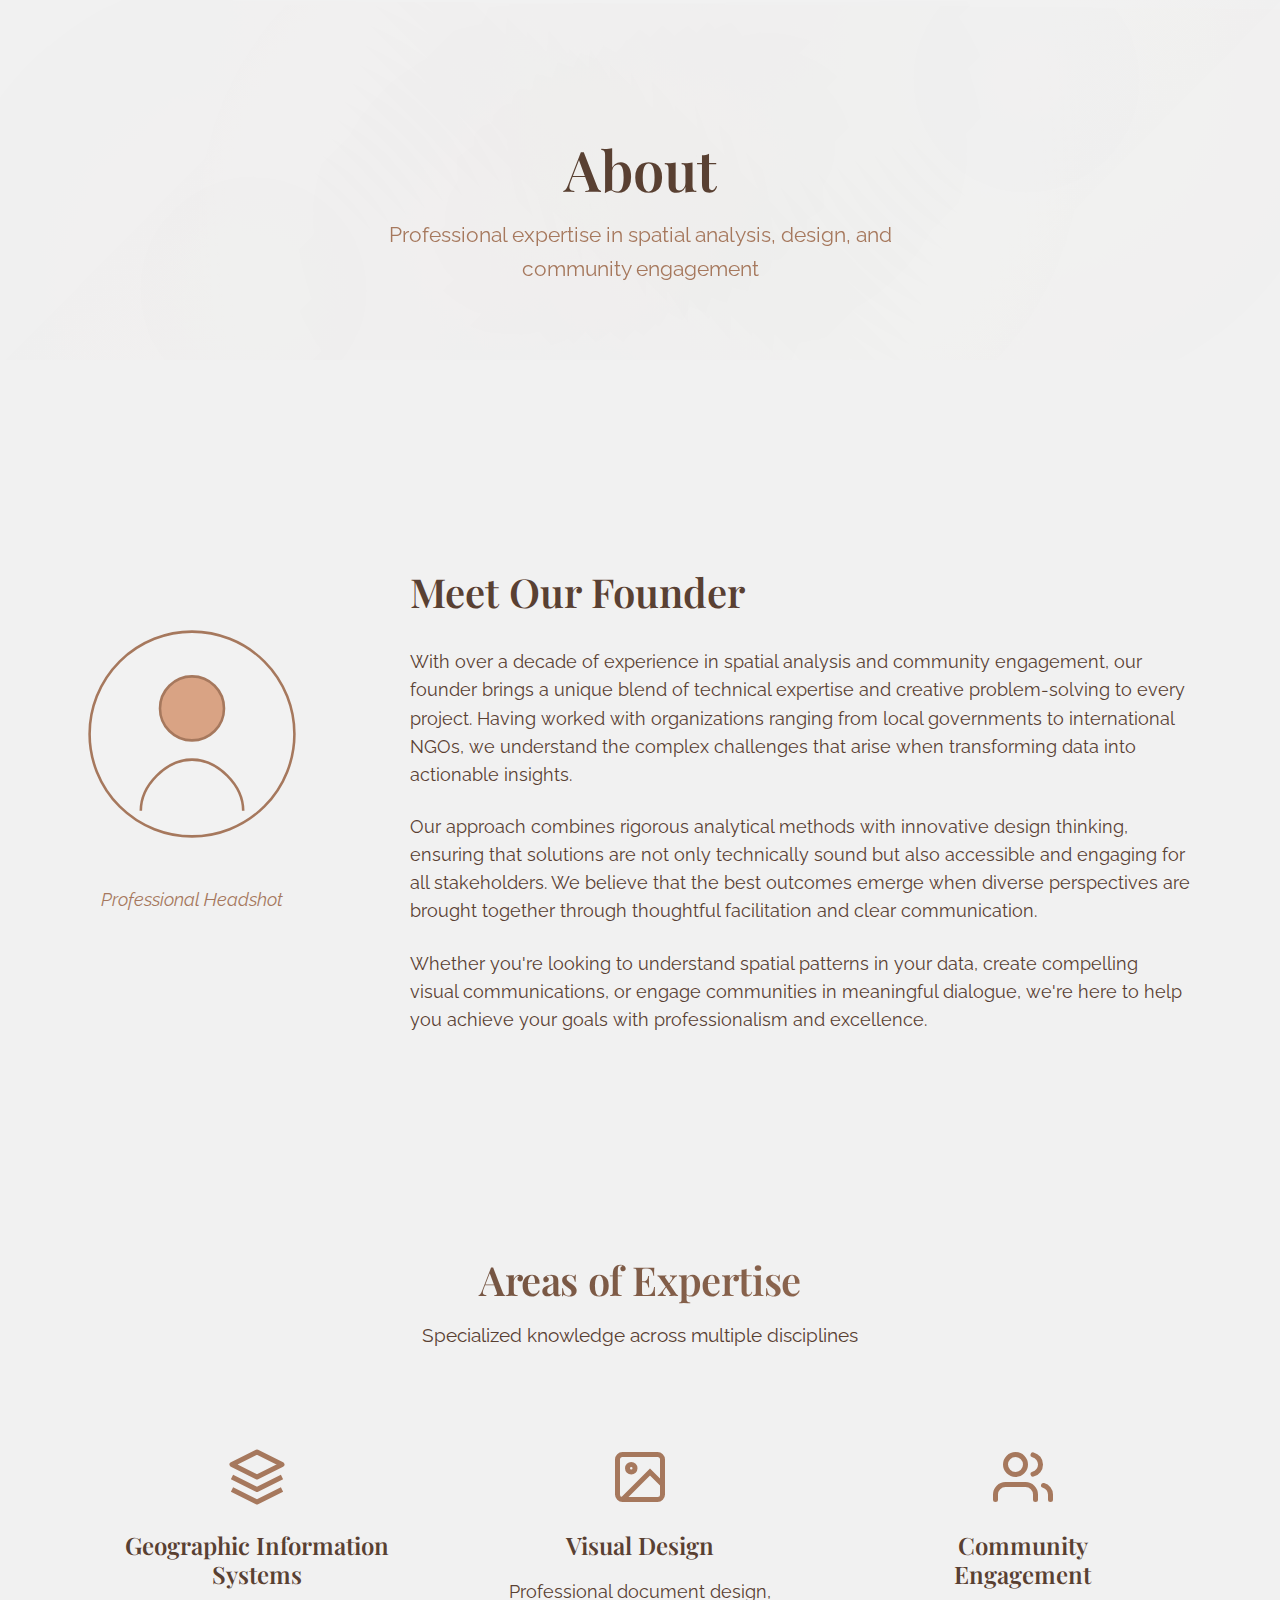
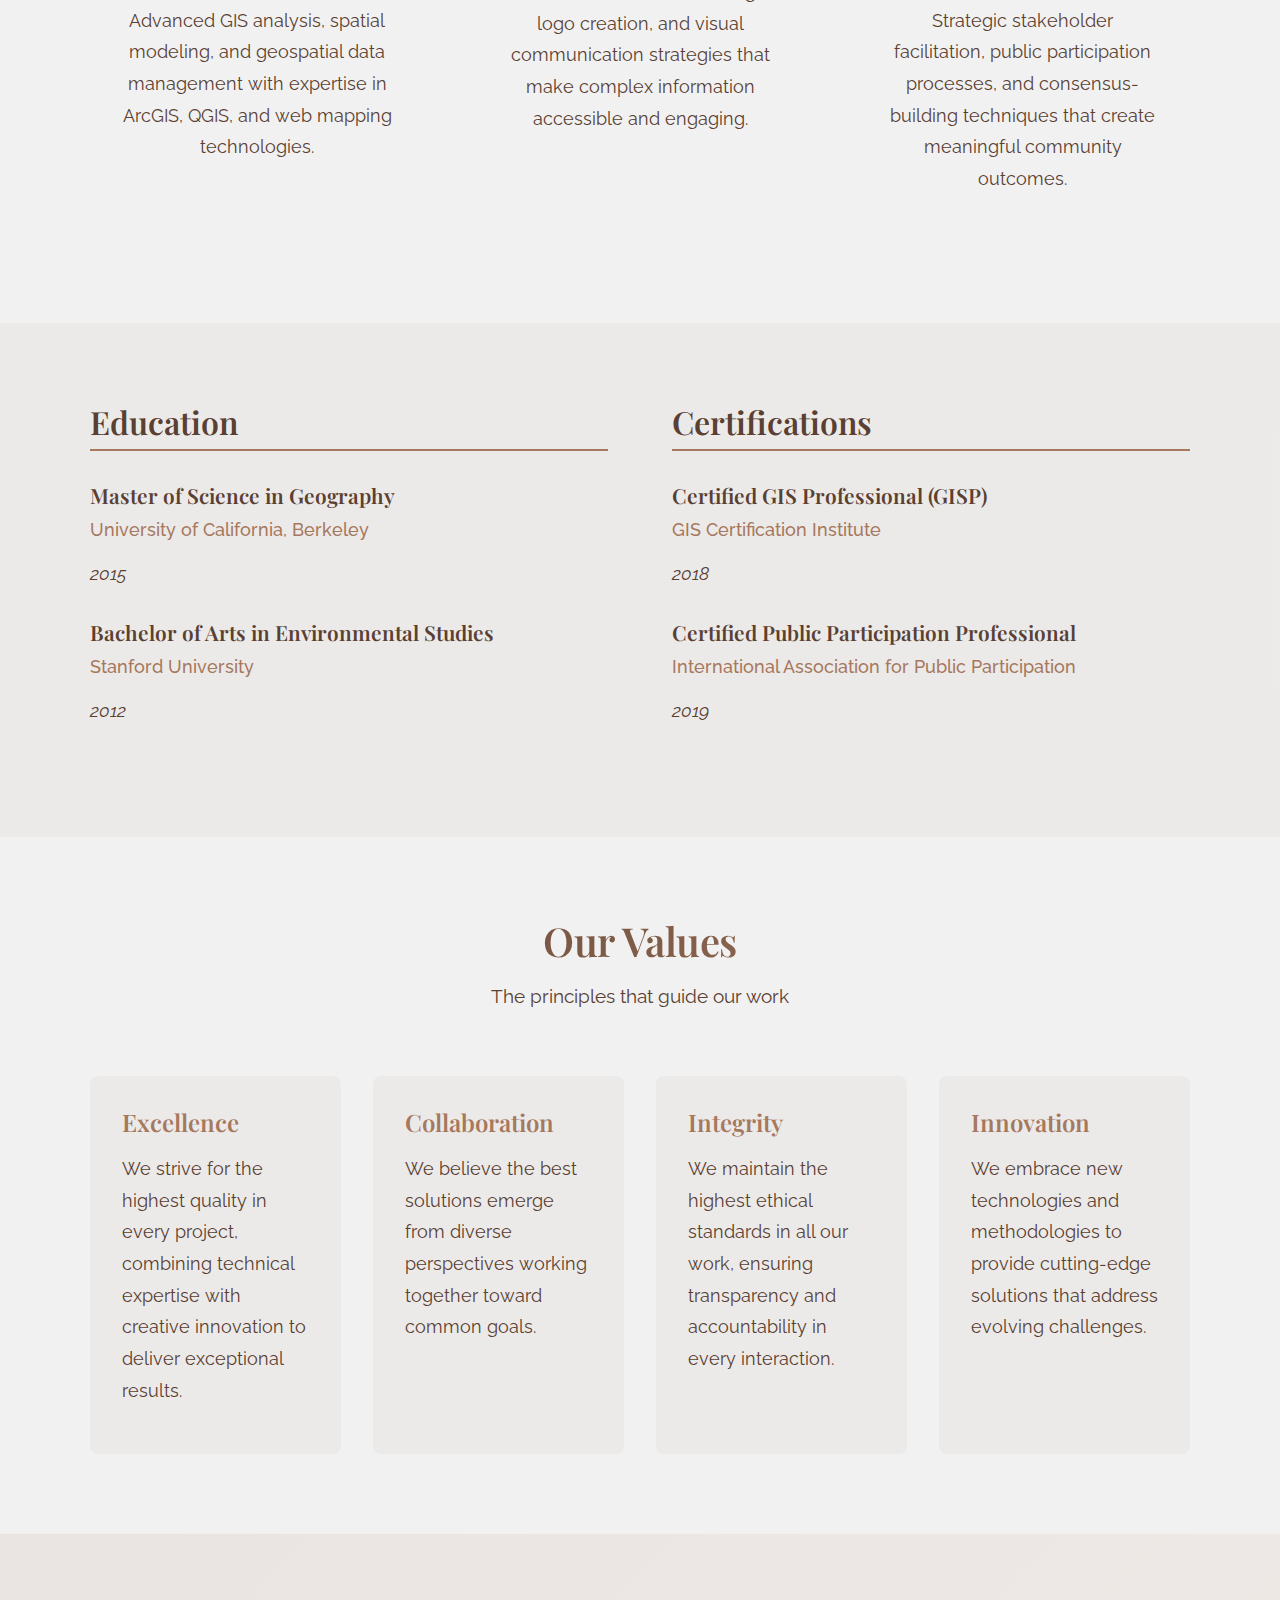
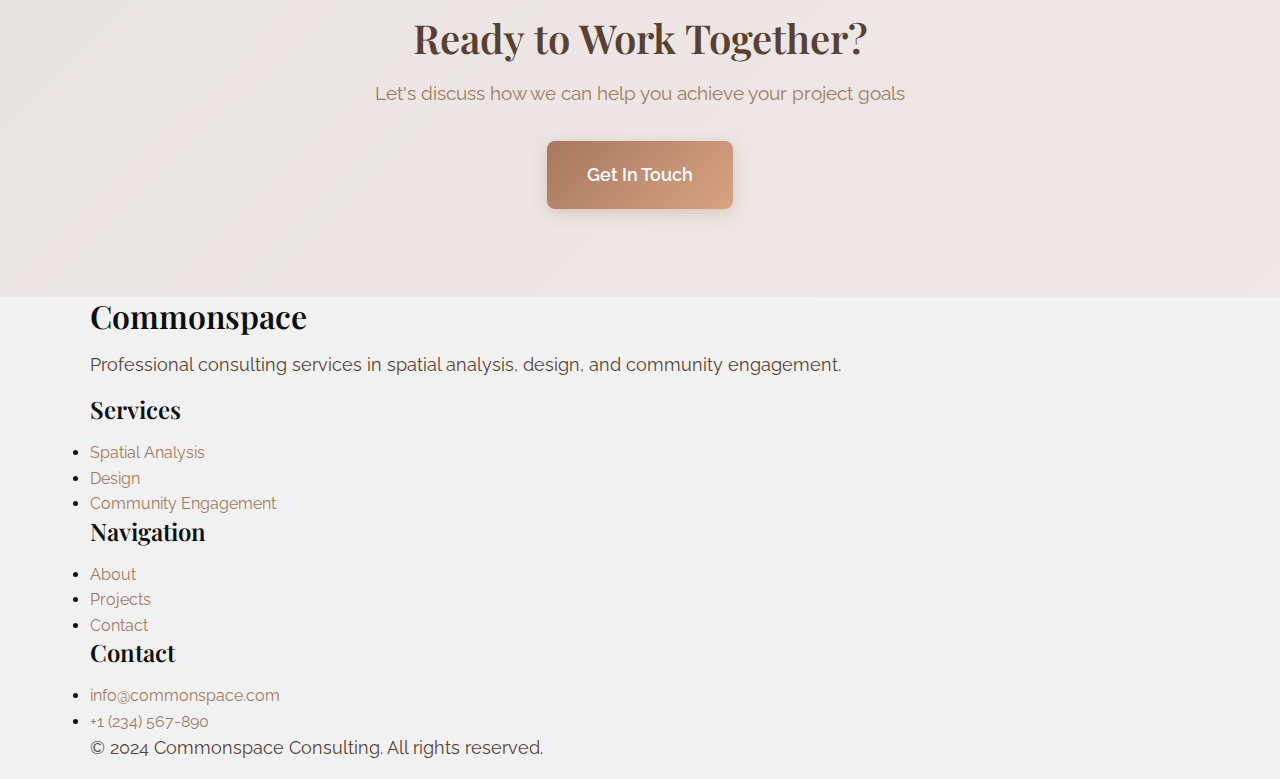
<file: about.html>
<!DOCTYPE html>
<html lang="en">
<head>
    <meta charset="UTF-8">
    <meta name="viewport" content="width=device-width, initial-scale=1.0">
    <title>About - Commonspace Consulting</title>
    <meta name="description" content="Learn about the professional background and expertise of our consulting team at Commonspace.">
    
    <!-- CSS Files -->
    <link rel="stylesheet" href="css/main.css">
    <link rel="stylesheet" href="css/parallax.css">
    <link rel="stylesheet" href="css/responsive.css">
    
    <!-- Fonts -->
    <link rel="preconnect" href="https://fonts.googleapis.com">
    <link rel="preconnect" href="https://fonts.gstatic.com" crossorigin>
    <link href="https://fonts.googleapis.com/css2?family=Raleway:wght@300;400;500;600;700;800&family=Playfair+Display:wght@400;500;600;700&display=swap" rel="stylesheet">
</head>
<body>
    <!-- Navigation -->
    <nav class="navbar" id="navbar">
        <div class="nav-container">
            <div class="nav-logo">
                <a href="index.html">
                    <img src="assets/images/Logo.svg" alt="Commonspace" class="logo-img">
                </a>
            </div>
            <div class="nav-menu" id="nav-menu">
                <a href="index.html" class="nav-link">Home</a>
                <a href="about.html" class="nav-link active">About</a>
                <a href="projects.html" class="nav-link">Projects</a>
                <a href="contact.html" class="nav-link">Contact</a>
            </div>
            <div class="nav-toggle" id="nav-toggle">
                <span class="bar"></span>
                <span class="bar"></span>
                <span class="bar"></span>
            </div>
        </div>
    </nav>

    <!-- Page Header -->
    <section class="page-header">
        <div class="header-background">
            <div class="topographic-layer layer-1"></div>
            <div class="topographic-layer layer-2"></div>
        </div>
        <div class="container">
            <div class="header-content">
                <h1 class="page-title">About</h1>
                <p class="page-subtitle">Professional expertise in spatial analysis, design, and community engagement</p>
            </div>
        </div>
    </section>

    <!-- Bio Section -->
    <section class="bio-section">
        <div class="container">
            <div class="bio-content">
                <div class="bio-text">
                    <h2 class="bio-title">Meet Our Founder</h2>
                    <div class="bio-description">
                        <p>
                            With over a decade of experience in spatial analysis and community engagement, 
                            our founder brings a unique blend of technical expertise and creative problem-solving 
                            to every project. Having worked with organizations ranging from local governments 
                            to international NGOs, we understand the complex challenges that arise when 
                            transforming data into actionable insights.
                        </p>
                        <p>
                            Our approach combines rigorous analytical methods with innovative design thinking, 
                            ensuring that solutions are not only technically sound but also accessible and 
                            engaging for all stakeholders. We believe that the best outcomes emerge when 
                            diverse perspectives are brought together through thoughtful facilitation and 
                            clear communication.
                        </p>
                        <p>
                            Whether you're looking to understand spatial patterns in your data, create 
                            compelling visual communications, or engage communities in meaningful dialogue, 
                            we're here to help you achieve your goals with professionalism and excellence.
                        </p>
                    </div>
                </div>
                <div class="bio-image">
                    <div class="image-placeholder">
                        <svg viewBox="0 0 200 200" fill="none" xmlns="http://www.w3.org/2000/svg">
                            <circle cx="100" cy="100" r="80" stroke="#A6785D" stroke-width="2" fill="#F2F2F2"/>
                            <circle cx="100" cy="80" r="25" stroke="#A6785D" stroke-width="2" fill="#D9A384"/>
                            <path d="M60 160C60 140 80 120 100 120C120 120 140 140 140 160" stroke="#A6785D" stroke-width="2" fill="none"/>
                        </svg>
                        <p class="image-caption">Professional Headshot</p>
                    </div>
                </div>
            </div>
        </div>
    </section>

    <!-- Expertise Section -->
    <section class="expertise-section">
        <div class="container">
            <div class="section-header">
                <h2 class="section-title">Areas of Expertise</h2>
                <p class="section-subtitle">Specialized knowledge across multiple disciplines</p>
            </div>
            
            <div class="expertise-grid">
                <div class="expertise-item">
                    <div class="expertise-icon">
                        <svg viewBox="0 0 24 24" fill="none" xmlns="http://www.w3.org/2000/svg">
                            <path d="M12 2L2 7L12 12L22 7L12 2Z" stroke="currentColor" stroke-width="2" stroke-linejoin="round"/>
                            <path d="M2 17L12 22L22 17" stroke="currentColor" stroke-width="2" stroke-linejoin="round"/>
                            <path d="M2 12L12 17L22 12" stroke="currentColor" stroke-width="2" stroke-linejoin="round"/>
                        </svg>
                    </div>
                    <h3>Geographic Information Systems</h3>
                    <p>Advanced GIS analysis, spatial modeling, and geospatial data management with expertise in ArcGIS, QGIS, and web mapping technologies.</p>
                </div>
                
                <div class="expertise-item">
                    <div class="expertise-icon">
                        <svg viewBox="0 0 24 24" fill="none" xmlns="http://www.w3.org/2000/svg">
                            <rect x="3" y="3" width="18" height="18" rx="2" ry="2" stroke="currentColor" stroke-width="2"/>
                            <circle cx="8.5" cy="8.5" r="1.5" stroke="currentColor" stroke-width="2"/>
                            <polyline points="21,15 16,10 5,21" stroke="currentColor" stroke-width="2"/>
                        </svg>
                    </div>
                    <h3>Visual Design</h3>
                    <p>Professional document design, logo creation, and visual communication strategies that make complex information accessible and engaging.</p>
                </div>
                
                <div class="expertise-item">
                    <div class="expertise-icon">
                        <svg viewBox="0 0 24 24" fill="none" xmlns="http://www.w3.org/2000/svg">
                            <path d="M17 21V19C17 17.9391 16.5786 16.9217 15.8284 16.1716C15.0783 15.4214 14.0609 15 13 15H5C3.93913 15 2.92172 15.4214 2.17157 16.1716C1.42143 16.9217 1 17.9391 1 19V21" stroke="currentColor" stroke-width="2" stroke-linecap="round" stroke-linejoin="round"/>
                            <circle cx="9" cy="7" r="4" stroke="currentColor" stroke-width="2"/>
                            <path d="M23 21V19C23 18.1645 22.7155 17.3541 22.2094 16.6977C21.7033 16.0413 20.9999 15.5754 20.2 15.375" stroke="currentColor" stroke-width="2" stroke-linecap="round" stroke-linejoin="round"/>
                            <path d="M16 3.13C16.8604 3.35031 17.623 3.85071 18.1676 4.55232C18.7122 5.25392 19.0078 6.11683 19.0078 7.005C19.0078 7.89317 18.7122 8.75608 18.1676 9.45768C17.623 10.1593 16.8604 10.6597 16 10.88" stroke="currentColor" stroke-width="2" stroke-linecap="round" stroke-linejoin="round"/>
                        </svg>
                    </div>
                    <h3>Community Engagement</h3>
                    <p>Strategic stakeholder facilitation, public participation processes, and consensus-building techniques that create meaningful community outcomes.</p>
                </div>
            </div>
        </div>
    </section>

    <!-- Education & Experience -->
    <section class="credentials-section">
        <div class="container">
            <div class="credentials-content">
                <div class="credentials-column">
                    <h3 class="credentials-title">Education</h3>
                    <div class="credential-item">
                        <h4>Master of Science in Geography</h4>
                        <p class="credential-institution">University of California, Berkeley</p>
                        <p class="credential-year">2015</p>
                    </div>
                    <div class="credential-item">
                        <h4>Bachelor of Arts in Environmental Studies</h4>
                        <p class="credential-institution">Stanford University</p>
                        <p class="credential-year">2012</p>
                    </div>
                </div>
                
                <div class="credentials-column">
                    <h3 class="credentials-title">Certifications</h3>
                    <div class="credential-item">
                        <h4>Certified GIS Professional (GISP)</h4>
                        <p class="credential-institution">GIS Certification Institute</p>
                        <p class="credential-year">2018</p>
                    </div>
                    <div class="credential-item">
                        <h4>Certified Public Participation Professional</h4>
                        <p class="credential-institution">International Association for Public Participation</p>
                        <p class="credential-year">2019</p>
                    </div>
                </div>
            </div>
        </div>
    </section>

    <!-- Values Section -->
    <section class="values-section">
        <div class="container">
            <div class="section-header">
                <h2 class="section-title">Our Values</h2>
                <p class="section-subtitle">The principles that guide our work</p>
            </div>
            
            <div class="values-grid">
                <div class="value-item">
                    <h3>Excellence</h3>
                    <p>We strive for the highest quality in every project, combining technical expertise with creative innovation to deliver exceptional results.</p>
                </div>
                
                <div class="value-item">
                    <h3>Collaboration</h3>
                    <p>We believe the best solutions emerge from diverse perspectives working together toward common goals.</p>
                </div>
                
                <div class="value-item">
                    <h3>Integrity</h3>
                    <p>We maintain the highest ethical standards in all our work, ensuring transparency and accountability in every interaction.</p>
                </div>
                
                <div class="value-item">
                    <h3>Innovation</h3>
                    <p>We embrace new technologies and methodologies to provide cutting-edge solutions that address evolving challenges.</p>
                </div>
            </div>
        </div>
    </section>

    <!-- CTA Section -->
    <section class="cta-section">
        <div class="container">
            <div class="cta-content">
                <h2 class="cta-title">Ready to Work Together?</h2>
                <p class="cta-subtitle">Let's discuss how we can help you achieve your project goals</p>
                <a href="contact.html" class="btn btn-primary btn-large">Get In Touch</a>
            </div>
        </div>
    </section>

    <!-- Footer -->
    <footer class="footer">
        <div class="container">
            <div class="footer-content">
                <div class="footer-section">
                    <h3 class="footer-title">Commonspace</h3>
                    <p class="footer-description">
                        Professional consulting services in spatial analysis, design, and community engagement.
                    </p>
                </div>
                
                <div class="footer-section">
                    <h4 class="footer-subtitle">Services</h4>
                    <ul class="footer-links">
                        <li><a href="index.html#services">Spatial Analysis</a></li>
                        <li><a href="index.html#services">Design</a></li>
                        <li><a href="index.html#services">Community Engagement</a></li>
                    </ul>
                </div>
                
                <div class="footer-section">
                    <h4 class="footer-subtitle">Navigation</h4>
                    <ul class="footer-links">
                        <li><a href="about.html">About</a></li>
                        <li><a href="projects.html">Projects</a></li>
                        <li><a href="contact.html">Contact</a></li>
                    </ul>
                </div>
                
                <div class="footer-section">
                    <h4 class="footer-subtitle">Contact</h4>
                    <ul class="footer-links">
                        <li><a href="mailto:info@commonspace.com">info@commonspace.com</a></li>
                        <li><a href="tel:+1234567890">+1 (234) 567-890</a></li>
                    </ul>
                </div>
            </div>
            
            <div class="footer-bottom">
                <p>&copy; 2024 Commonspace Consulting. All rights reserved.</p>
            </div>
        </div>
    </footer>

    <!-- JavaScript Files -->
    <script src="js/main.js"></script>
    <script src="js/parallax.js"></script>
</body>
</html>
</file>
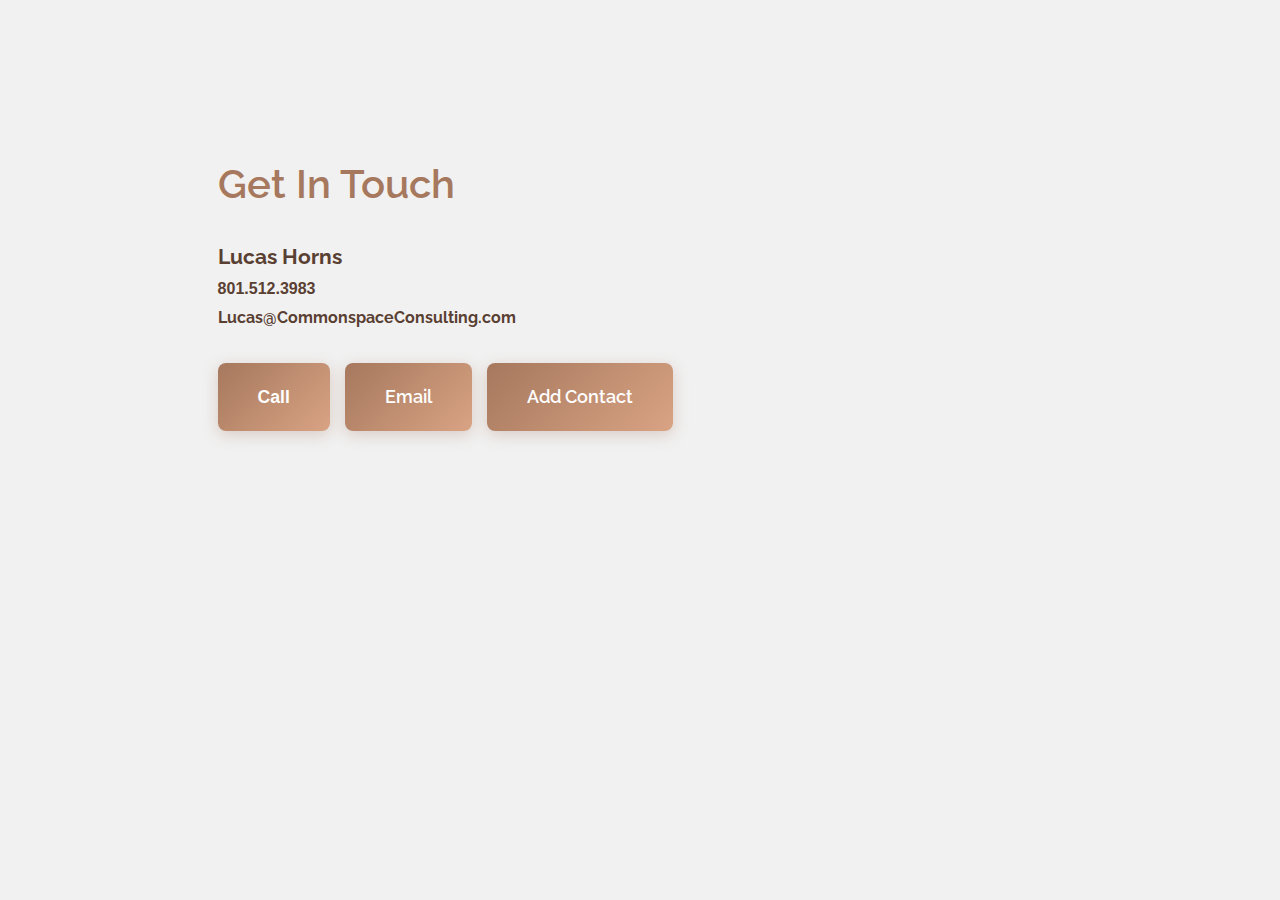
<file: contact.html>
<!DOCTYPE html>
<html lang="en">
<head>
    <meta charset="UTF-8">
    <meta name="viewport" content="width=device-width, initial-scale=1.0">
    <title>Contact - Commonspace Consulting</title>
    <meta name="description" content="Get in touch with Commonspace Consulting for your spatial analysis, design, and community engagement needs.">
    
    <!-- CSS Files -->
    <link rel="stylesheet" href="css/main.css">
    <link rel="stylesheet" href="css/responsive.css">
    
    <!-- Fonts -->
    <link rel="preconnect" href="https://fonts.googleapis.com">
    <link rel="preconnect" href="https://fonts.gstatic.com" crossorigin>
    <link href="https://fonts.googleapis.com/css2?family=Raleway:wght@300;400;500;600;700;800&family=Playfair+Display:wght@400;500;600;700&display=swap" rel="stylesheet">
</head>
<body>
    <!-- Navigation -->
    <nav class="navbar" id="navbar">
        <div class="nav-container">
            <div class="nav-logo">
                <a href="index.html">
                    <img src="assets/images/Logo.svg" alt="Commonspace" class="logo-img">
                </a>
            </div>
            <div class="nav-menu" id="nav-menu">
                <a href="index.html" class="nav-link">Home</a>
                <a href="about.html" class="nav-link">About</a>
                <a href="contact.html" class="nav-link active">Contact</a>
            </div>
            <div class="nav-toggle" id="nav-toggle">
                <span class="bar"></span>
                <span class="bar"></span>
                <span class="bar"></span>
            </div>
        </div>
    </nav>

    <!-- Contact Section -->
    <section class="contact-section">
        <div class="container" style="max-width: 3000px;">
            <div class="contact-content" style="display: block;">
                <div class="contact-info" style="max-width: none; width: 100%;">
                    <h2 class="contact-title" style="font-family: 'Raleway', sans-serif; color: #A6785D;">Get In Touch</h2>
                    
                    <div style="margin: 30px 0; color: #594032; line-height: 1.8;">
                        <div style="font-family: 'Raleway', sans-serif; font-weight: 700; font-size: 1.3em;">Lucas Horns</div>
                        <div style="font-family: 'Avenir', 'Avenir Next', sans-serif; font-weight: 700;">801.512.3983</div>
                        <div style="font-family: 'Raleway', sans-serif; font-weight: 700;">Lucas@CommonspaceConsulting.com</div>
                    </div>
                    
                    <div style="display: flex; gap: 15px; flex-wrap: wrap; justify-content: left;">
                        <a href="tel:+18015123983" class="btn btn-primary btn-large" style="font-family: 'Avenir', 'Avenir Next', sans-serif;">Call</a>
                        <a href="mailto:lucas@commonspaceconsulting.com" class="btn btn-primary btn-large">Email</a>
                        <a href="contact.vcf" class="btn btn-primary btn-large" download>Add Contact</a>
                    </div>
                </div>
            </div>
        </div>
    </section>

    <!-- JavaScript Files -->
    <script src="js/main.js"></script>
</body>
</html>
</file>
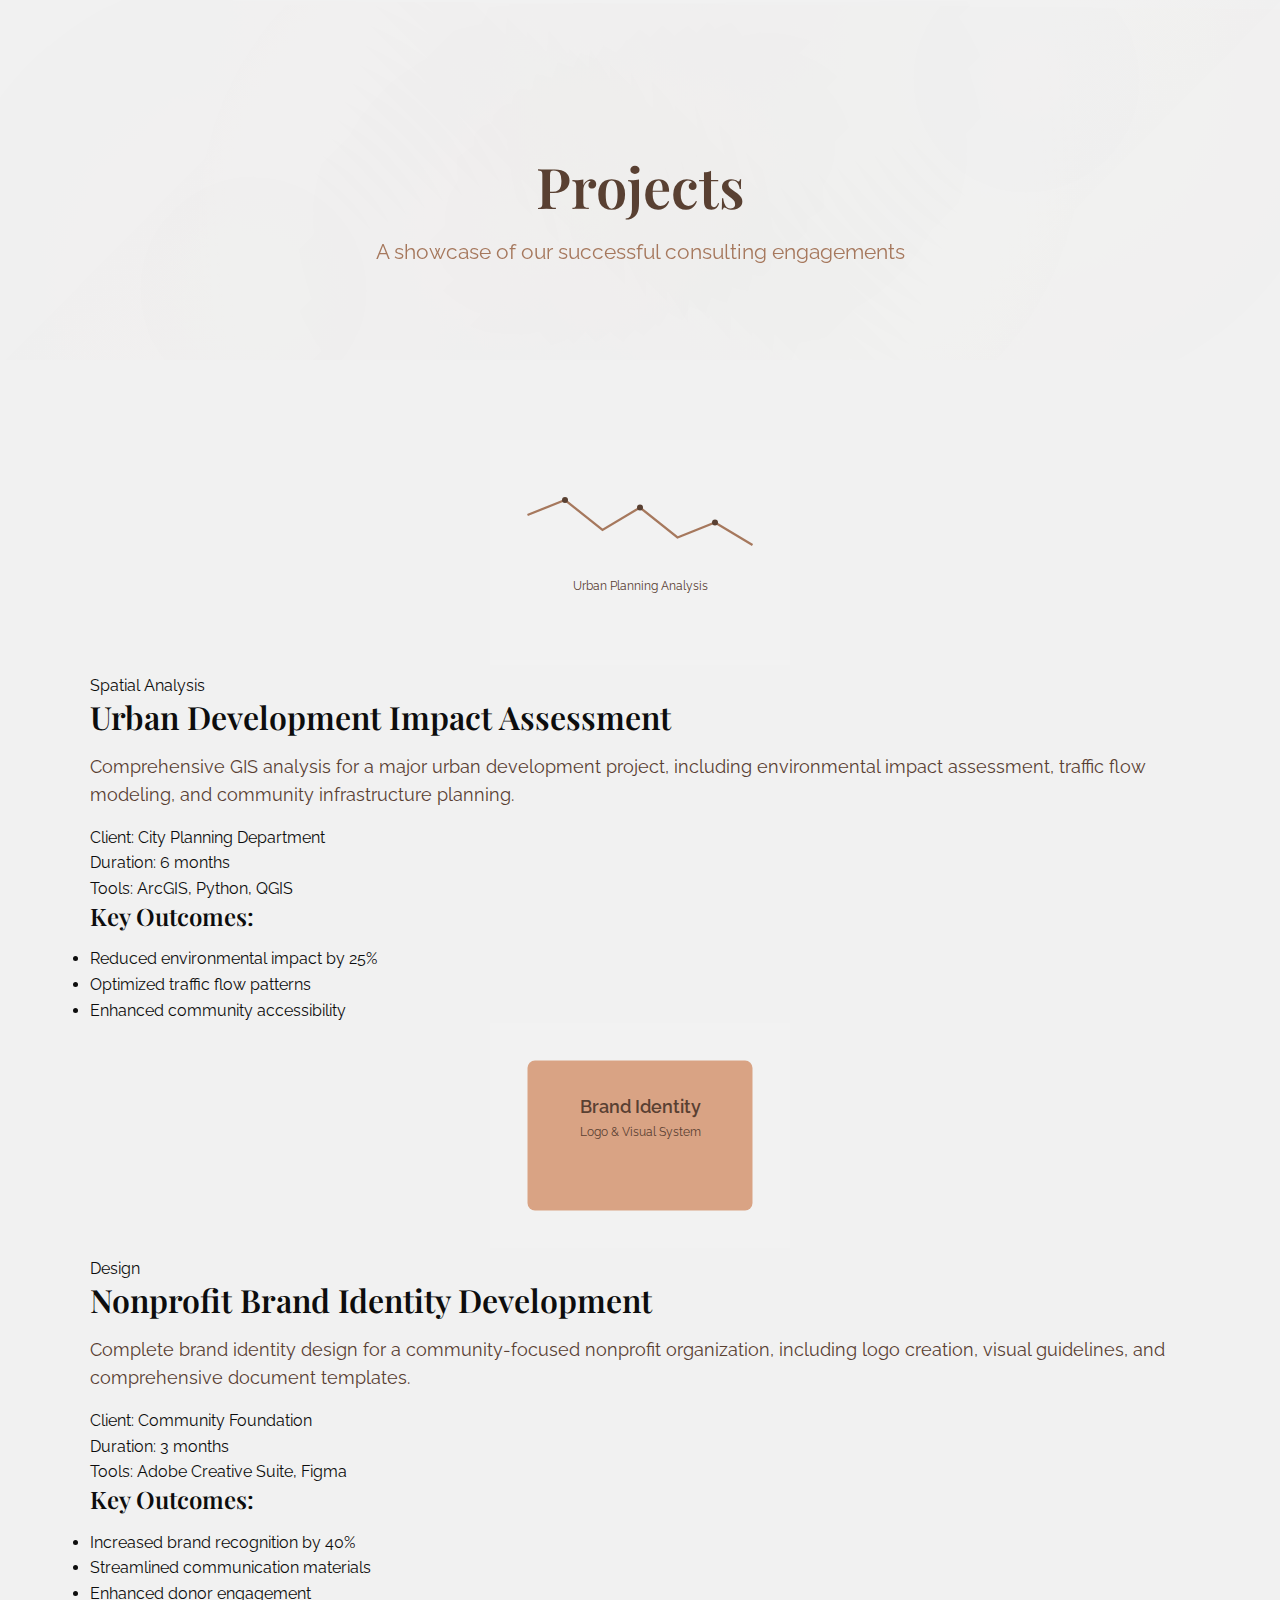
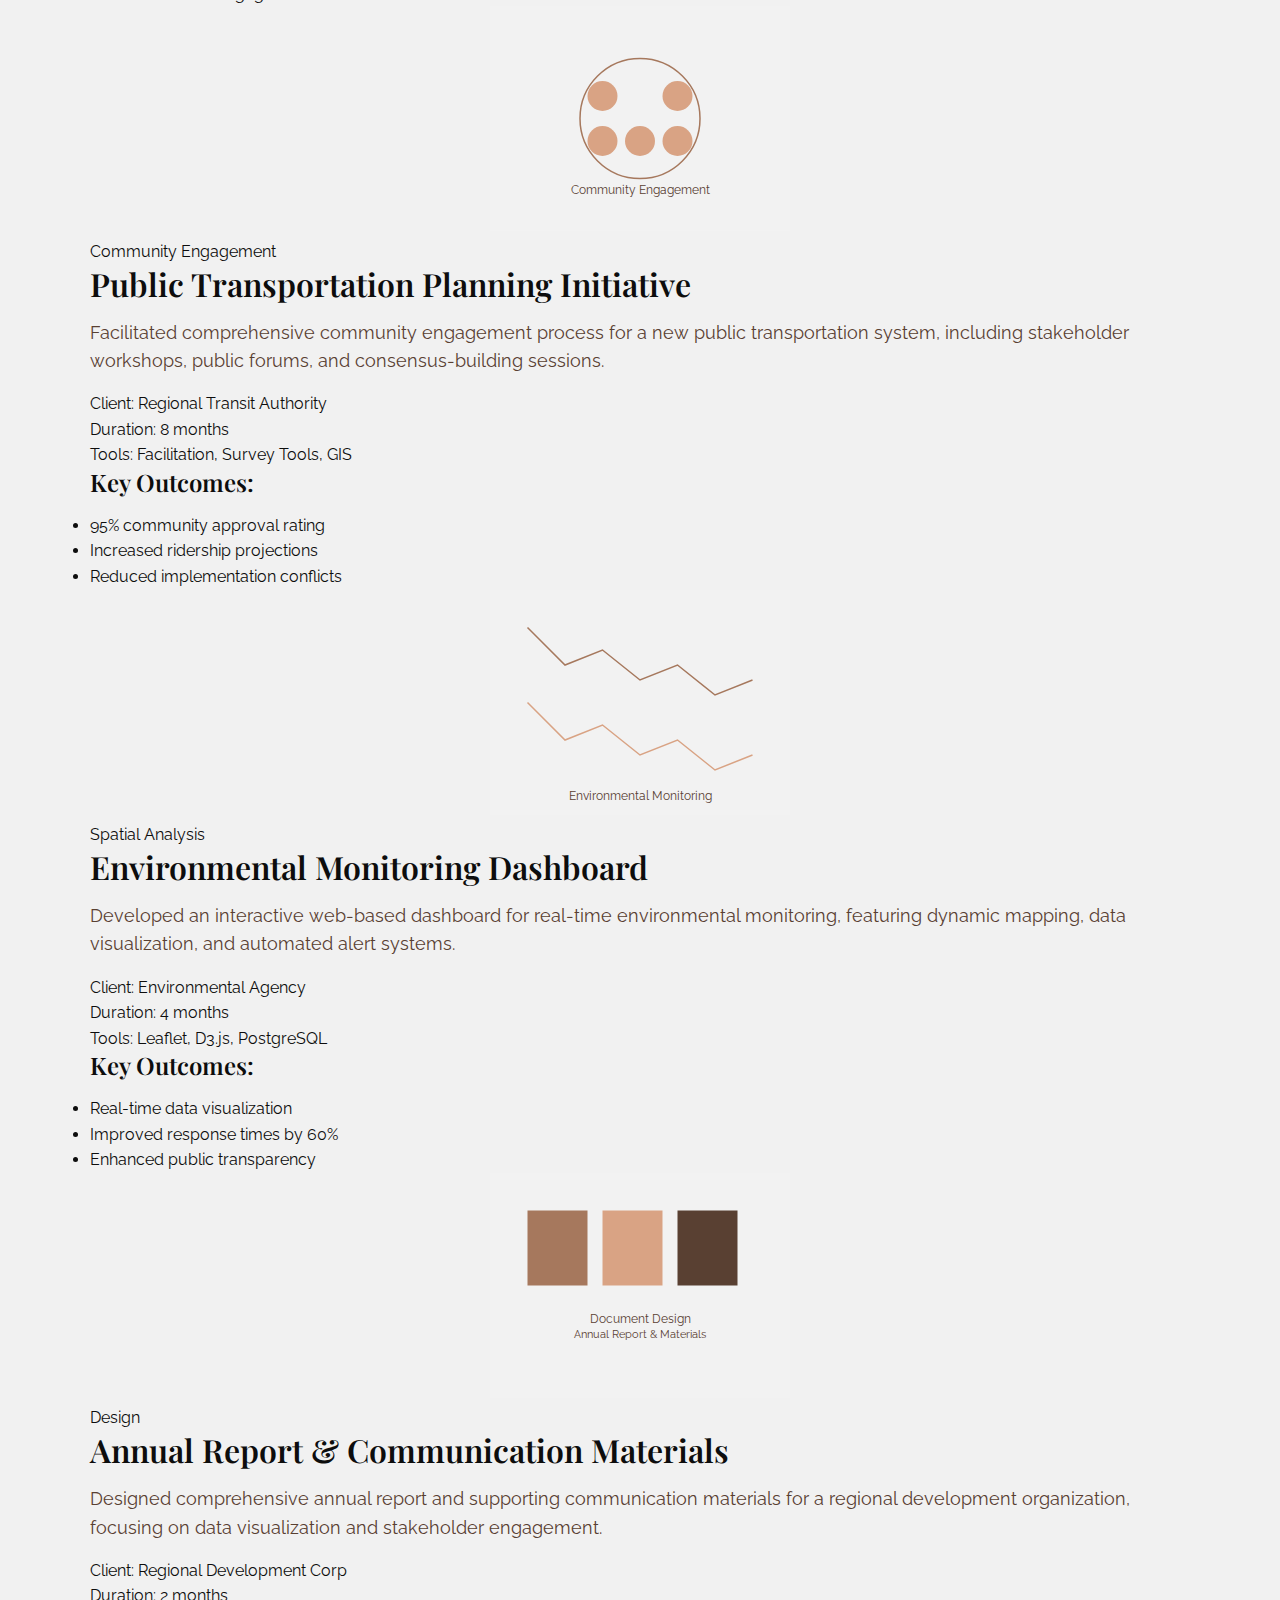
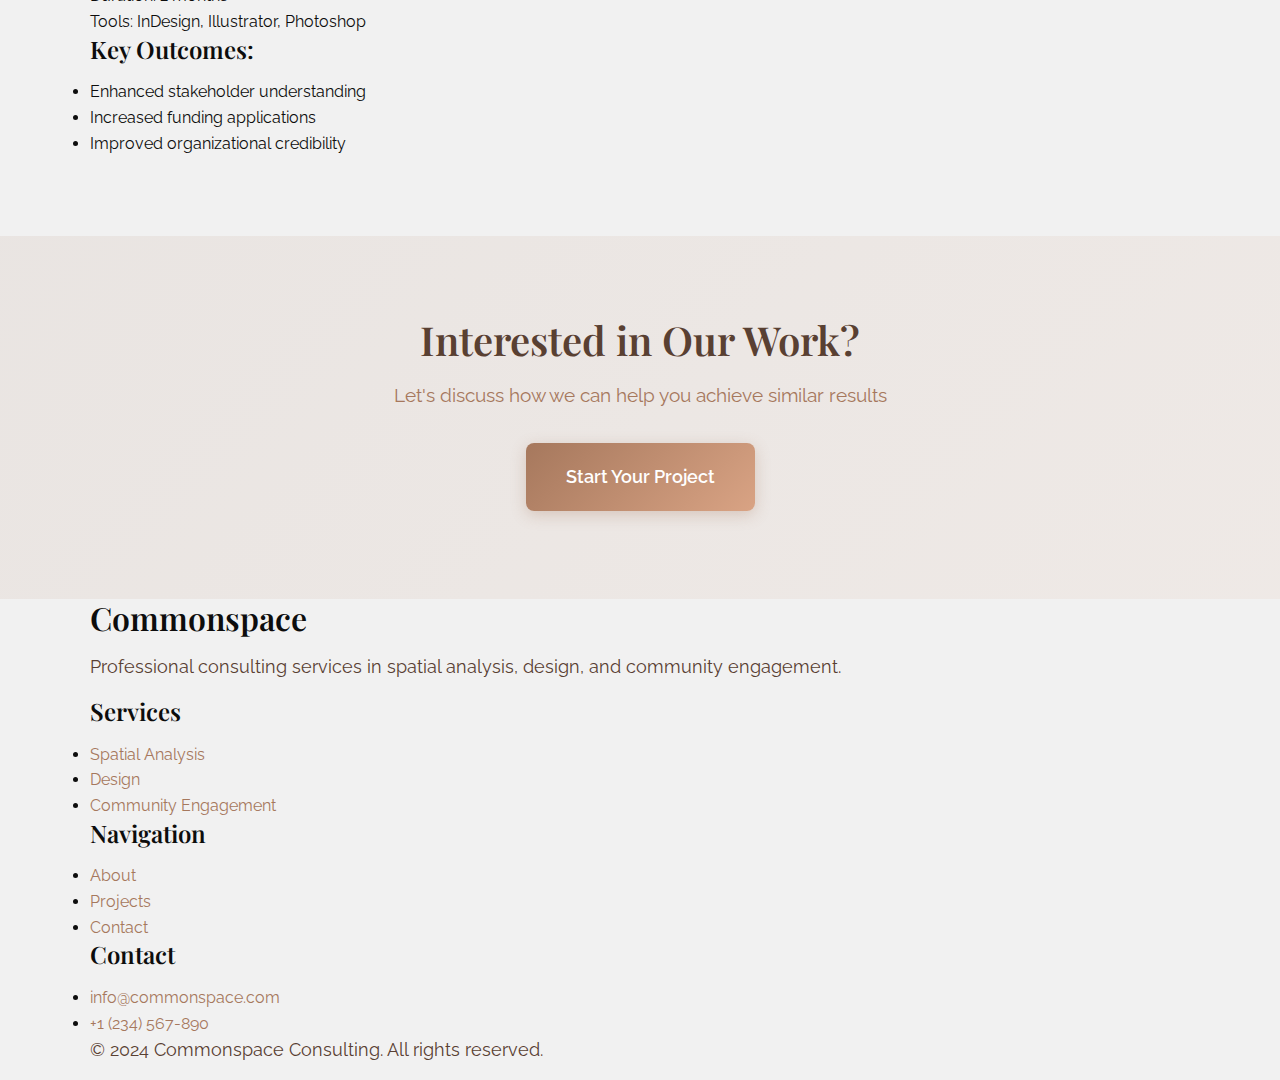
<file: projects.html>
<!DOCTYPE html>
<html lang="en">
<head>
    <meta charset="UTF-8">
    <meta name="viewport" content="width=device-width, initial-scale=1.0">
    <title>Projects - Commonspace Consulting</title>
    <meta name="description" content="Explore our portfolio of successful projects in spatial analysis, design, and community engagement.">
    
    <!-- CSS Files -->
    <link rel="stylesheet" href="css/main.css">
    <link rel="stylesheet" href="css/parallax.css">
    <link rel="stylesheet" href="css/responsive.css">
    
    <!-- Fonts -->
    <link rel="preconnect" href="https://fonts.googleapis.com">
    <link rel="preconnect" href="https://fonts.gstatic.com" crossorigin>
    <link href="https://fonts.googleapis.com/css2?family=Raleway:wght@300;400;500;600;700;800&family=Playfair+Display:wght@400;500;600;700&display=swap" rel="stylesheet">
</head>
<body>
    <!-- Navigation -->
    <nav class="navbar" id="navbar">
        <div class="nav-container">
            <div class="nav-logo">
                <a href="index.html">
                    <img src="assets/images/Logo.svg" alt="Commonspace" class="logo-img">
                </a>
            </div>
            <div class="nav-menu" id="nav-menu">
                <a href="index.html" class="nav-link">Home</a>
                <a href="about.html" class="nav-link">About</a>
                <a href="projects.html" class="nav-link active">Projects</a>
                <a href="contact.html" class="nav-link">Contact</a>
            </div>
            <div class="nav-toggle" id="nav-toggle">
                <span class="bar"></span>
                <span class="bar"></span>
                <span class="bar"></span>
            </div>
        </div>
    </nav>

    <!-- Page Header -->
    <section class="page-header">
        <div class="header-background">
            <div class="topographic-layer layer-1"></div>
            <div class="topographic-layer layer-2"></div>
        </div>
        <div class="container">
            <div class="header-content">
                <h1 class="page-title">Projects</h1>
                <p class="page-subtitle">A showcase of our successful consulting engagements</p>
            </div>
        </div>
    </section>

    <!-- Projects Grid -->
    <section class="projects-section">
        <div class="container">
            <div class="projects-grid">
                <!-- Project 1 -->
                <div class="project-card" data-category="spatial">
                    <div class="project-image">
                        <div class="image-placeholder">
                            <svg viewBox="0 0 400 300" fill="none" xmlns="http://www.w3.org/2000/svg">
                                <rect width="400" height="300" fill="#F2F2F2"/>
                                <path d="M50 100L100 80L150 120L200 90L250 130L300 110L350 140" stroke="#A6785D" stroke-width="3" fill="none"/>
                                <circle cx="100" cy="80" r="4" fill="#594032"/>
                                <circle cx="200" cy="90" r="4" fill="#594032"/>
                                <circle cx="300" cy="110" r="4" fill="#594032"/>
                                <text x="200" y="200" text-anchor="middle" fill="#594032" font-family="Inter" font-size="16">Urban Planning Analysis</text>
                            </svg>
                        </div>
                        <div class="project-overlay">
                            <span class="project-category">Spatial Analysis</span>
                        </div>
                    </div>
                    <div class="project-content">
                        <h3 class="project-title">Urban Development Impact Assessment</h3>
                        <p class="project-description">
                            Comprehensive GIS analysis for a major urban development project, including 
                            environmental impact assessment, traffic flow modeling, and community 
                            infrastructure planning.
                        </p>
                        <div class="project-details">
                            <div class="project-detail">
                                <span class="detail-label">Client:</span>
                                <span class="detail-value">City Planning Department</span>
                            </div>
                            <div class="project-detail">
                                <span class="detail-label">Duration:</span>
                                <span class="detail-value">6 months</span>
                            </div>
                            <div class="project-detail">
                                <span class="detail-label">Tools:</span>
                                <span class="detail-value">ArcGIS, Python, QGIS</span>
                            </div>
                        </div>
                        <div class="project-outcomes">
                            <h4>Key Outcomes:</h4>
                            <ul>
                                <li>Reduced environmental impact by 25%</li>
                                <li>Optimized traffic flow patterns</li>
                                <li>Enhanced community accessibility</li>
                            </ul>
                        </div>
                    </div>
                </div>

                <!-- Project 2 -->
                <div class="project-card" data-category="design">
                    <div class="project-image">
                        <div class="image-placeholder">
                            <svg viewBox="0 0 400 300" fill="none" xmlns="http://www.w3.org/2000/svg">
                                <rect width="400" height="300" fill="#F2F2F2"/>
                                <rect x="50" y="50" width="300" height="200" rx="10" fill="#D9A384"/>
                                <text x="200" y="120" text-anchor="middle" fill="#594032" font-family="Inter" font-size="24" font-weight="600">Brand Identity</text>
                                <text x="200" y="150" text-anchor="middle" fill="#594032" font-family="Inter" font-size="16">Logo & Visual System</text>
                            </svg>
                        </div>
                        <div class="project-overlay">
                            <span class="project-category">Design</span>
                        </div>
                    </div>
                    <div class="project-content">
                        <h3 class="project-title">Nonprofit Brand Identity Development</h3>
                        <p class="project-description">
                            Complete brand identity design for a community-focused nonprofit organization, 
                            including logo creation, visual guidelines, and comprehensive document templates.
                        </p>
                        <div class="project-details">
                            <div class="project-detail">
                                <span class="detail-label">Client:</span>
                                <span class="detail-value">Community Foundation</span>
                            </div>
                            <div class="project-detail">
                                <span class="detail-label">Duration:</span>
                                <span class="detail-value">3 months</span>
                            </div>
                            <div class="project-detail">
                                <span class="detail-label">Tools:</span>
                                <span class="detail-value">Adobe Creative Suite, Figma</span>
                            </div>
                        </div>
                        <div class="project-outcomes">
                            <h4>Key Outcomes:</h4>
                            <ul>
                                <li>Increased brand recognition by 40%</li>
                                <li>Streamlined communication materials</li>
                                <li>Enhanced donor engagement</li>
                            </ul>
                        </div>
                    </div>
                </div>

                <!-- Project 3 -->
                <div class="project-card" data-category="engagement">
                    <div class="project-image">
                        <div class="image-placeholder">
                            <svg viewBox="0 0 400 300" fill="none" xmlns="http://www.w3.org/2000/svg">
                                <rect width="400" height="300" fill="#F2F2F2"/>
                                <circle cx="200" cy="150" r="80" stroke="#A6785D" stroke-width="2" fill="none"/>
                                <circle cx="150" cy="120" r="20" fill="#D9A384"/>
                                <circle cx="250" cy="120" r="20" fill="#D9A384"/>
                                <circle cx="200" cy="180" r="20" fill="#D9A384"/>
                                <circle cx="150" cy="180" r="20" fill="#D9A384"/>
                                <circle cx="250" cy="180" r="20" fill="#D9A384"/>
                                <text x="200" y="250" text-anchor="middle" fill="#594032" font-family="Inter" font-size="16">Community Engagement</text>
                            </svg>
                        </div>
                        <div class="project-overlay">
                            <span class="project-category">Community Engagement</span>
                        </div>
                    </div>
                    <div class="project-content">
                        <h3 class="project-title">Public Transportation Planning Initiative</h3>
                        <p class="project-description">
                            Facilitated comprehensive community engagement process for a new public 
                            transportation system, including stakeholder workshops, public forums, 
                            and consensus-building sessions.
                        </p>
                        <div class="project-details">
                            <div class="project-detail">
                                <span class="detail-label">Client:</span>
                                <span class="detail-value">Regional Transit Authority</span>
                            </div>
                            <div class="project-detail">
                                <span class="detail-label">Duration:</span>
                                <span class="detail-value">8 months</span>
                            </div>
                            <div class="project-detail">
                                <span class="detail-label">Tools:</span>
                                <span class="detail-value">Facilitation, Survey Tools, GIS</span>
                            </div>
                        </div>
                        <div class="project-outcomes">
                            <h4>Key Outcomes:</h4>
                            <ul>
                                <li>95% community approval rating</li>
                                <li>Increased ridership projections</li>
                                <li>Reduced implementation conflicts</li>
                            </ul>
                        </div>
                    </div>
                </div>

                <!-- Project 4 -->
                <div class="project-card" data-category="spatial">
                    <div class="project-image">
                        <div class="image-placeholder">
                            <svg viewBox="0 0 400 300" fill="none" xmlns="http://www.w3.org/2000/svg">
                                <rect width="400" height="300" fill="#F2F2F2"/>
                                <path d="M50 50L100 100L150 80L200 120L250 100L300 140L350 120" stroke="#A6785D" stroke-width="2" fill="none"/>
                                <path d="M50 150L100 200L150 180L200 220L250 200L300 240L350 220" stroke="#D9A384" stroke-width="2" fill="none"/>
                                <text x="200" y="280" text-anchor="middle" fill="#594032" font-family="Inter" font-size="16">Environmental Monitoring</text>
                            </svg>
                        </div>
                        <div class="project-overlay">
                            <span class="project-category">Spatial Analysis</span>
                        </div>
                    </div>
                    <div class="project-content">
                        <h3 class="project-title">Environmental Monitoring Dashboard</h3>
                        <p class="project-description">
                            Developed an interactive web-based dashboard for real-time environmental 
                            monitoring, featuring dynamic mapping, data visualization, and automated 
                            alert systems.
                        </p>
                        <div class="project-details">
                            <div class="project-detail">
                                <span class="detail-label">Client:</span>
                                <span class="detail-value">Environmental Agency</span>
                            </div>
                            <div class="project-detail">
                                <span class="detail-label">Duration:</span>
                                <span class="detail-value">4 months</span>
                            </div>
                            <div class="project-detail">
                                <span class="detail-label">Tools:</span>
                                <span class="detail-value">Leaflet, D3.js, PostgreSQL</span>
                            </div>
                        </div>
                        <div class="project-outcomes">
                            <h4>Key Outcomes:</h4>
                            <ul>
                                <li>Real-time data visualization</li>
                                <li>Improved response times by 60%</li>
                                <li>Enhanced public transparency</li>
                            </ul>
                        </div>
                    </div>
                </div>

                <!-- Project 5 -->
                <div class="project-card" data-category="design">
                    <div class="project-image">
                        <div class="image-placeholder">
                            <svg viewBox="0 0 400 300" fill="none" xmlns="http://www.w3.org/2000/svg">
                                <rect width="400" height="300" fill="#F2F2F2"/>
                                <rect x="50" y="50" width="80" height="100" fill="#A6785D"/>
                                <rect x="150" y="50" width="80" height="100" fill="#D9A384"/>
                                <rect x="250" y="50" width="80" height="100" fill="#594032"/>
                                <text x="200" y="200" text-anchor="middle" fill="#594032" font-family="Inter" font-size="16">Document Design</text>
                                <text x="200" y="220" text-anchor="middle" fill="#594032" font-family="Inter" font-size="14">Annual Report & Materials</text>
                            </svg>
                        </div>
                        <div class="project-overlay">
                            <span class="project-category">Design</span>
                        </div>
                    </div>
                    <div class="project-content">
                        <h3 class="project-title">Annual Report & Communication Materials</h3>
                        <p class="project-description">
                            Designed comprehensive annual report and supporting communication materials 
                            for a regional development organization, focusing on data visualization 
                            and stakeholder engagement.
                        </p>
                        <div class="project-details">
                            <div class="project-detail">
                                <span class="detail-label">Client:</span>
                                <span class="detail-value">Regional Development Corp</span>
                            </div>
                            <div class="project-detail">
                                <span class="detail-label">Duration:</span>
                                <span class="detail-value">2 months</span>
                            </div>
                            <div class="project-detail">
                                <span class="detail-label">Tools:</span>
                                <span class="detail-value">InDesign, Illustrator, Photoshop</span>
                            </div>
                        </div>
                        <div class="project-outcomes">
                            <h4>Key Outcomes:</h4>
                            <ul>
                                <li>Enhanced stakeholder understanding</li>
                                <li>Increased funding applications</li>
                                <li>Improved organizational credibility</li>
                            </ul>
                        </div>
                    </div>
                </div>
            </div>
        </div>
    </section>

    <!-- CTA Section -->
    <section class="cta-section">
        <div class="container">
            <div class="cta-content">
                <h2 class="cta-title">Interested in Our Work?</h2>
                <p class="cta-subtitle">Let's discuss how we can help you achieve similar results</p>
                <a href="contact.html" class="btn btn-primary btn-large">Start Your Project</a>
            </div>
        </div>
    </section>

    <!-- Footer -->
    <footer class="footer">
        <div class="container">
            <div class="footer-content">
                <div class="footer-section">
                    <h3 class="footer-title">Commonspace</h3>
                    <p class="footer-description">
                        Professional consulting services in spatial analysis, design, and community engagement.
                    </p>
                </div>
                
                <div class="footer-section">
                    <h4 class="footer-subtitle">Services</h4>
                    <ul class="footer-links">
                        <li><a href="index.html#services">Spatial Analysis</a></li>
                        <li><a href="index.html#services">Design</a></li>
                        <li><a href="index.html#services">Community Engagement</a></li>
                    </ul>
                </div>
                
                <div class="footer-section">
                    <h4 class="footer-subtitle">Navigation</h4>
                    <ul class="footer-links">
                        <li><a href="about.html">About</a></li>
                        <li><a href="projects.html">Projects</a></li>
                        <li><a href="contact.html">Contact</a></li>
                    </ul>
                </div>
                
                <div class="footer-section">
                    <h4 class="footer-subtitle">Contact</h4>
                    <ul class="footer-links">
                        <li><a href="mailto:info@commonspace.com">info@commonspace.com</a></li>
                        <li><a href="tel:+1234567890">+1 (234) 567-890</a></li>
                    </ul>
                </div>
            </div>
            
            <div class="footer-bottom">
                <p>&copy; 2024 Commonspace Consulting. All rights reserved.</p>
            </div>
        </div>
    </footer>

    <!-- JavaScript Files -->
    <script src="js/main.js"></script>
    <script src="js/parallax.js"></script>
</body>
</html>
</file>
<file: css/parallax.css>
/* ===== PARALLAX EFFECTS ===== */

/* Parallax Container */
.parallax-container {
    position: relative;
    overflow: hidden;
}

/* Topographic Pattern Layers */
.topographic-layer {
    position: absolute;
    top: 0;
    left: 0;
    right: 0;
    bottom: 0;
    background-size: cover;
    background-position: center;
    background-repeat: no-repeat;
    will-change: transform;
}

/* Layer 1 - Base topographic pattern */
.layer-1 {
    background-image: 
        radial-gradient(circle at 20% 80%, rgba(166, 120, 93, 0.1) 0%, transparent 50%),
        radial-gradient(circle at 80% 20%, rgba(217, 163, 132, 0.1) 0%, transparent 50%),
        linear-gradient(45deg, transparent 30%, rgba(166, 120, 93, 0.05) 50%, transparent 70%);
    transform: translateZ(0);
    animation: topographicFloat1 25s ease-in-out infinite;
}

/* Layer 2 - Secondary topographic pattern */
.layer-2 {
    background-image: 
        radial-gradient(circle at 60% 40%, rgba(89, 64, 50, 0.08) 0%, transparent 40%),
        radial-gradient(circle at 40% 60%, rgba(166, 120, 93, 0.08) 0%, transparent 40%),
        linear-gradient(-45deg, transparent 20%, rgba(89, 64, 50, 0.03) 50%, transparent 80%);
    transform: translateZ(-1px) scale(1.1);
    animation: topographicFloat2 30s ease-in-out infinite reverse;
}

/* Layer 3 - Tertiary topographic pattern */
.layer-3 {
    background-image: 
        radial-gradient(circle at 30% 30%, rgba(217, 163, 132, 0.06) 0%, transparent 60%),
        radial-gradient(circle at 70% 70%, rgba(89, 64, 50, 0.06) 0%, transparent 60%),
        linear-gradient(90deg, transparent 10%, rgba(217, 163, 132, 0.02) 50%, transparent 90%);
    transform: translateZ(-2px) scale(1.2);
    animation: topographicFloat3 35s ease-in-out infinite;
}

/* Topographic Animation Keyframes */
@keyframes topographicFloat1 {
    0%, 100% { 
        transform: translateZ(0) translateY(0px) rotate(0deg); 
        opacity: 0.1;
    }
    25% { 
        transform: translateZ(0) translateY(-10px) rotate(1deg); 
        opacity: 0.15;
    }
    50% { 
        transform: translateZ(0) translateY(-5px) rotate(0.5deg); 
        opacity: 0.12;
    }
    75% { 
        transform: translateZ(0) translateY(-15px) rotate(-0.5deg); 
        opacity: 0.18;
    }
}

@keyframes topographicFloat2 {
    0%, 100% { 
        transform: translateZ(-1px) scale(1.1) translateY(0px) rotate(0deg); 
        opacity: 0.08;
    }
    33% { 
        transform: translateZ(-1px) scale(1.1) translateY(-8px) rotate(-1deg); 
        opacity: 0.12;
    }
    66% { 
        transform: translateZ(-1px) scale(1.1) translateY(-12px) rotate(1deg); 
        opacity: 0.1;
    }
}

@keyframes topographicFloat3 {
    0%, 100% { 
        transform: translateZ(-2px) scale(1.2) translateY(0px) rotate(0deg); 
        opacity: 0.06;
    }
    50% { 
        transform: translateZ(-2px) scale(1.2) translateY(-6px) rotate(0.5deg); 
        opacity: 0.09;
    }
}

/* Parallax Scroll Effects */
.parallax-element {
    will-change: transform;
    transform: translateZ(0);
}

/* Hero Parallax */
.hero .topographic-layer {
    transform: translateZ(0);
    transition: transform 0.1s ease-out;
}

.hero .layer-1 {
    transform: translateZ(0) translateY(var(--scroll-y, 0));
}

.hero .layer-2 {
    transform: translateZ(-1px) scale(1.1) translateY(calc(var(--scroll-y, 0) * 0.5));
}

.hero .layer-3 {
    transform: translateZ(-2px) scale(1.2) translateY(calc(var(--scroll-y, 0) * 0.3));
}

/* Page Header Parallax */
.page-header .topographic-layer {
    transform: translateZ(0);
    transition: transform 0.1s ease-out;
}

.page-header .layer-1 {
    transform: translateZ(0) translateY(calc(var(--scroll-y, 0) * 0.3));
}

.page-header .layer-2 {
    transform: translateZ(-1px) scale(1.1) translateY(calc(var(--scroll-y, 0) * 0.2));
}

/* Section Parallax Effects */
.section-parallax {
    position: relative;
    overflow: hidden;
}

.section-parallax::before {
    content: '';
    position: absolute;
    top: -50%;
    left: -50%;
    width: 200%;
    height: 200%;
    background: 
        radial-gradient(circle at 25% 25%, rgba(166, 120, 93, 0.03) 0%, transparent 50%),
        radial-gradient(circle at 75% 75%, rgba(217, 163, 132, 0.03) 0%, transparent 50%);
    transform: translateY(calc(var(--scroll-y, 0) * 0.1));
    will-change: transform;
    pointer-events: none;
}

/* Floating Elements */
.floating-element {
    animation: float 6s ease-in-out infinite;
}

.floating-element:nth-child(2n) {
    animation-delay: -2s;
    animation-duration: 8s;
}

.floating-element:nth-child(3n) {
    animation-delay: -4s;
    animation-duration: 10s;
}

/* Scroll-triggered Animations */
.fade-in-up {
    opacity: 0;
    transform: translateY(50px);
    transition: all 0.8s ease;
}

.fade-in-up.visible {
    opacity: 1;
    transform: translateY(0);
}

.fade-in-left {
    opacity: 0;
    transform: translateX(-50px);
    transition: all 0.8s ease;
}

.fade-in-left.visible {
    opacity: 1;
    transform: translateX(0);
}

.fade-in-right {
    opacity: 0;
    transform: translateX(50px);
    transition: all 0.8s ease;
}

.fade-in-right.visible {
    opacity: 1;
    transform: translateX(0);
}

.scale-in {
    opacity: 0;
    transform: scale(0.8);
    transition: all 0.8s ease;
}

.scale-in.visible {
    opacity: 1;
    transform: scale(1);
}

/* Staggered Animation Delays */
.stagger-1 { transition-delay: 0.1s; }
.stagger-2 { transition-delay: 0.2s; }
.stagger-3 { transition-delay: 0.3s; }
.stagger-4 { transition-delay: 0.4s; }
.stagger-5 { transition-delay: 0.5s; }

/* Parallax Performance Optimizations */
.parallax-container,
.topographic-layer,
.parallax-element {
    will-change: transform;
    backface-visibility: hidden;
    perspective: 1000px;
}

/* Reduced Motion Support */
@media (prefers-reduced-motion: reduce) {
    .topographic-layer,
    .floating-element,
    .fade-in-up,
    .fade-in-left,
    .fade-in-right,
    .scale-in {
        animation: none;
        transition: none;
    }
    
    .hero .layer-1,
    .hero .layer-2,
    .hero .layer-3,
    .page-header .layer-1,
    .page-header .layer-2 {
        transform: none;
    }
}

/* High Performance Mode */
.performance-mode .topographic-layer {
    animation: none;
    transform: none;
}

.performance-mode .parallax-element {
    transform: none;
}

/* Mobile Parallax Adjustments */
@media (max-width: 768px) {
    .topographic-layer {
        opacity: 0.5;
    }
    
    .layer-1,
    .layer-2,
    .layer-3 {
        animation-duration: 20s;
    }
    
    .hero .layer-1,
    .hero .layer-2,
    .hero .layer-3 {
        transform: none;
    }
    
    .page-header .layer-1,
    .page-header .layer-2 {
        transform: none;
    }
}

/* Tablet Parallax Adjustments */
@media (max-width: 1024px) and (min-width: 769px) {
    .topographic-layer {
        opacity: 0.7;
    }
    
    .layer-1,
    .layer-2,
    .layer-3 {
        animation-duration: 25s;
    }
}

/* Topographic Pattern Variations */
.topographic-pattern-1 {
    background-image: 
        conic-gradient(from 0deg at 50% 50%, 
            transparent 0deg, 
            rgba(166, 120, 93, 0.1) 60deg, 
            transparent 120deg, 
            rgba(217, 163, 132, 0.1) 180deg, 
            transparent 240deg, 
            rgba(89, 64, 50, 0.1) 300deg, 
            transparent 360deg);
}

.topographic-pattern-2 {
    background-image: 
        radial-gradient(ellipse at 20% 20%, rgba(166, 120, 93, 0.08) 0%, transparent 50%),
        radial-gradient(ellipse at 80% 80%, rgba(217, 163, 132, 0.08) 0%, transparent 50%),
        radial-gradient(ellipse at 50% 50%, rgba(89, 64, 50, 0.05) 0%, transparent 70%);
}

.topographic-pattern-3 {
    background-image: 
        linear-gradient(45deg, transparent 30%, rgba(166, 120, 93, 0.03) 50%, transparent 70%),
        linear-gradient(-45deg, transparent 30%, rgba(217, 163, 132, 0.03) 50%, transparent 70%),
        linear-gradient(90deg, transparent 20%, rgba(89, 64, 50, 0.02) 50%, transparent 80%);
}

/* Interactive Hover Effects */
.interactive-parallax:hover .topographic-layer {
    animation-play-state: paused;
}

.interactive-parallax:hover .layer-1 {
    transform: translateZ(0) translateY(-5px) scale(1.02);
}

.interactive-parallax:hover .layer-2 {
    transform: translateZ(-1px) scale(1.12) translateY(-3px);
}

.interactive-parallax:hover .layer-3 {
    transform: translateZ(-2px) scale(1.22) translateY(-2px);
}

/* ===== DOTTED LINE PARALLAX EFFECT ===== */
.dotted-line-container {
    position: absolute;
    top: 0;
    left: 0;
    right: 0;
    bottom: 0;
    overflow: hidden;
    z-index: 1;
    pointer-events: none;
}

.progressive-dotted-line {
    position: absolute;
    left: 0;
    top: 50%;
    width: 0%;
    height: 8px;
    background: transparent;
    transform: translateY(-50%);
    transition: width 0.8s cubic-bezier(0.25, 0.46, 0.45, 0.94);
    z-index: -1;
    will-change: width, transform;
}

.progressive-dotted-line::before {
    content: '';
    position: absolute;
    top: 0;
    left: 0;
    width: 100%;
    height: 8px;
    background-image: repeating-linear-gradient(
        to right,
        #594032 0px,
        #594032 30px,
        transparent 30px,
        transparent 45px
    );
    background-size: 45px 8px;
    background-repeat: repeat-x;
}

.progressive-dotted-line.visible {
    width: 100%;
}

.progressive-dotted-line.visible::before {
    animation: dashMove 3s linear infinite;
}

@keyframes dashMove {
    0% {
        background-position-x: 0px;
    }
    100% {
        background-position-x: 45px;
    }
}

/* Hero section progressive line effect */
.hero-dotted-line {
    position: absolute;
    left: 50%;
    top: 70%;
    width: 0%;
    height: 8px;
    background: transparent;
    transform: translateX(-50%) translateY(-50%);
    transition: width 1.2s cubic-bezier(0.25, 0.46, 0.45, 0.94);
    z-index: 1;
    will-change: width;
}

.hero-dotted-line::before {
    content: '';
    position: absolute;
    top: 0;
    left: 0;
    width: 100%;
    height: 8px;
    background-image: repeating-linear-gradient(
        to right,
        #594032 0px,
        #594032 30px,
        transparent 30px,
        transparent 45px
    );
    background-size: 45px 8px;
    background-repeat: repeat-x;
}

.hero-dotted-line.visible {
    width: 400px;
}

.hero-dotted-line.visible::before {
    animation: dashMove 3s linear infinite;
}

/* Section dotted lines behind text */
.section-dotted-line {
    position: absolute;
    left: 0;
    top: 50%;
    width: 0%;
    height: 8px;
    background: transparent;
    transform: translateY(-50%);
    transition: width 1s cubic-bezier(0.25, 0.46, 0.45, 0.94);
    z-index: 0;
    will-change: width;
}

.section-dotted-line::before {
    content: '';
    position: absolute;
    top: 0;
    left: 0;
    width: 100%;
    height: 8px;
    background-image: repeating-linear-gradient(
        to right,
        #594032 0px,
        #594032 30px,
        transparent 30px,
        transparent 45px
    );
    background-size: 45px 8px;
    background-repeat: repeat-x;
    opacity: 0.7;
}

.section-dotted-line.visible {
    width: 100%;
}

.section-dotted-line.visible::before {
    animation: dashMove 4s linear infinite;
}

/* Responsive dotted line */
@media (max-width: 768px) {
    .hero-dotted-line,
    .section-dotted-line,
    .progressive-dotted-line {
        height: 6px;
    }
    
    .hero-dotted-line::before,
    .section-dotted-line::before,
    .progressive-dotted-line::before {
        height: 6px;
        background-size: 35px 6px;
        background-image: repeating-linear-gradient(
            to right,
            #594032 0px,
            #594032 25px,
            transparent 25px,
            transparent 35px
        );
    }
    
    .hero-dotted-line.visible {
        width: 300px;
    }
}

/* Reduced motion support for dotted lines */
@media (prefers-reduced-motion: reduce) {
    .hero-dotted-line::before,
    .section-dotted-line::before,
    .progressive-dotted-line::before {
        animation: none;
    }
    
    .hero-dotted-line,
    .section-dotted-line,
    .progressive-dotted-line {
        transition: none;
    }
}
</file>
<file: css/responsive.css>
/* ===== RESPONSIVE DESIGN ===== */

/* Mobile First Approach */
@media (max-width: 768px) {
    /* Typography */
    h1 { font-size: 2.5rem; }
    h2 { font-size: 2rem; }
    h3 { font-size: 1.5rem; }
    
    .hero-title {
        font-size: 2.5rem;
        line-height: 1.2;
    }
    
    .section-title {
        font-size: 2rem;
    }
    
    /* Container */
    .container {
        padding: 0 1rem;
    }
    
    /* Navigation */
    .nav-container {
        padding: 0 1rem;
        height: 60px;
    }
    
    .nav-menu {
        position: fixed;
        top: 60px;
        left: -100%;
        width: 100%;
        height: calc(100vh - 60px);
        background: rgba(242, 242, 242, 0.98);
        backdrop-filter: blur(10px);
        flex-direction: column;
        justify-content: flex-start;
        align-items: center;
        padding-top: 2rem;
        transition: left 0.3s ease;
        z-index: 999;
    }
    
    .nav-menu.active {
        left: 0;
    }
    
    .nav-link {
        font-size: 1.2rem;
        margin: 1rem 0;
    }
    
    .nav-toggle {
        display: flex;
    }
    
    /* Hero Section */
    .hero {
        height: 100vh;
        padding: 0 1rem;
    }
    
    .hero-content {
        max-width: 100%;
    }
    
    .hero-cta {
        flex-direction: column;
        gap: 1rem;
    }
    
    .btn {
        width: 100%;
        max-width: 280px;
    }
    
    /* Services */
    .service-content {
        grid-template-columns: 1fr;
        gap: 2rem;
        text-align: center;
    }
    
    .service-large-title {
        font-size: 4rem;
        position: static;
        transform: none;
        margin-bottom: 2rem;
    }
    
    .service-pin {
        position: static;
        margin: 2rem auto;
        opacity: 1;
        transform: none;
    }
    
    /* Process */
    .process-steps {
        grid-template-columns: 1fr;
        gap: 2rem;
    }
    
    /* Contact */
    .contact-content {
        grid-template-columns: 1fr;
        gap: 2rem;
    }
    
    .contact-form-container {
        padding: 2rem 1rem;
    }
    
    /* Projects */
    .projects-grid {
        grid-template-columns: 1fr;
    }
    
    .project-card {
        max-width: 100%;
    }
    
    /* Footer */
    .footer-content {
        grid-template-columns: 1fr;
        gap: 2rem;
        text-align: center;
    }
    
    /* Sections */
    section {
        padding: 3rem 0;
    }
    
    .section-header {
        margin-bottom: 2rem;
    }
}

/* Tablet */
@media (max-width: 1024px) and (min-width: 769px) {
    .hero-title {
        font-size: 3rem;
    }
    
    .service-content {
        gap: 3rem;
    }
    
    .service-large-title {
        font-size: 6rem;
    }
    
    .projects-grid {
        grid-template-columns: repeat(auto-fit, minmax(350px, 1fr));
    }
}

/* Large Desktop */
@media (min-width: 1200px) {
    .container {
        max-width: 1400px;
    }
    
    .hero-title {
        font-size: 4.5rem;
    }
    
    .service-large-title {
        font-size: 10rem;
    }
}

/* High DPI Displays */
@media (-webkit-min-device-pixel-ratio: 2), (min-resolution: 192dpi) {
    .logo-img {
        image-rendering: -webkit-optimize-contrast;
        image-rendering: crisp-edges;
    }
}

/* Print Styles */
@media print {
    .navbar,
    .nav-toggle,
    .hero-cta,
    .scroll-indicator {
        display: none;
    }
    
    .hero {
        height: auto;
        padding: 2rem 0;
    }
    
    body {
        font-size: 12pt;
        line-height: 1.4;
        color: #000;
        background: #fff;
    }
    
    .container {
        max-width: none;
        padding: 0;
    }
    
    section {
        padding: 1rem 0;
        page-break-inside: avoid;
    }
}
</file>
<file: css/main.css>
/* ===== CSS RESET & BASE STYLES ===== */
* {
    margin: 0;
    padding: 0;
    box-sizing: border-box;
}

/* Force Raleway font loading */
@import url('https://fonts.googleapis.com/css2?family=Raleway:wght@300;400;500;600;700;800&family=Playfair+Display:wght@400;500;600;700&display=swap');

html {
    scroll-behavior: smooth;
    font-size: 16px;
    overflow-x: hidden;
    height: 100%;
}

body {
    font-family: 'Raleway', -apple-system, BlinkMacSystemFont, 'Segoe UI', Roboto, sans-serif;
    line-height: 1.6;
    color: #0D0D0D;
    background-color: #f1f1f1;
    overflow-x: hidden;
    font-display: swap;
    min-height: 100%;
    position: relative;
}

/* Page Background Image */
.page-background {
    position: absolute;
    top: 0;
    right: 0;
    width: 100%;
    height: 100%;
    z-index: 0;
    pointer-events: none;
}

.background-img {
    position: absolute;
    top: 0;
    right: 0;
    height: 100%;
    width: auto;
    max-width: none;
    display: block;
    object-fit: cover;
    object-position: right top;
}

/* Ensure Raleway loads properly */
* {
    font-family: 'Raleway', -apple-system, BlinkMacSystemFont, 'Segoe UI', Roboto, sans-serif;
}

/* ===== TYPOGRAPHY ===== */
h1, h2, h3, h4, h5, h6 {
    font-family: 'Playfair Display', serif;
    font-weight: 600;
    line-height: 1.2;
    margin-bottom: 1rem;
}

h1 { font-size: 3.5rem; }
h2 { font-size: 2.5rem; }
h3 { font-size: 2rem; }
h4 { font-size: 1.5rem; }
h5 { font-size: 1.25rem; }
h6 { font-size: 1rem; }

p {
    margin-bottom: 1rem;
    font-size: 1.1rem;
    color: #594032;
}

a {
    color: #A6785D;
    text-decoration: none;
    transition: color 0.3s ease;
}

a:hover {
    color: #594032;
}

/* ===== CONTAINER ===== */
.container {
    max-width: 1200px;
    margin: 0;
    padding: 0 7vw;
}

/* ===== NAVIGATION ===== */
.navbar {
    width: 100%;
    position: fixed;
    top: 0;
    left: 0;
    right: 0;
    background: rgba(242, 242, 242, 0.95);
    backdrop-filter: blur(10px);
    border-bottom: 1px solid rgba(166, 120, 93, 0.1);
    z-index: 1000;
    transition: transform 0.3s ease, opacity 0.3s ease;
    transform: translateY(-100%);
    opacity: 0;
    pointer-events: none;
}

.navbar.visible {
    transform: translateY(0);
    opacity: 1;
    pointer-events: auto;
}

.navbar.scrolled {
    background: rgba(242, 242, 242, 0.98);
    box-shadow: 0 2px 20px rgba(0, 0, 0, 0.1);
}

.nav-container {
    width: 100%;
    margin: 0;
    padding: 0 7vw;
    display: flex;
    justify-content: space-between;
    align-items: center;
    height: 80px;
}

.nav-logo a {
    display: flex;
    align-items: center;
    text-decoration: none;
}

.logo-img {
    height: 40px;
    width: auto;
    transition: all 0.3s ease;
    max-width: 200px;
    filter: brightness(0) saturate(100%) invert(27%) sepia(12%) saturate(1383%) hue-rotate(334deg) brightness(95%) contrast(87%);
}

.logo-img:hover {
    transform: scale(1.05);
}

/* Fallback text if logo doesn't load */
.nav-logo a::after {
    content: 'Commonspace';
    font-family: 'Playfair Display', serif;
    font-size: 1.8rem;
    font-weight: 700;
    color: #A6785D;
    display: none;
}

.nav-logo a:not(:has(img))::after {
    display: block;
}

.nav-menu {
    display: flex;
    gap: 2rem;
}

.nav-link {
    font-weight: 500;
    color: #594032;
    text-decoration: none;
    position: relative;
    transition: color 0.3s ease;
}

.nav-link:hover,
.nav-link.active {
    color: #A6785D;
}

.nav-link.active::after {
    content: '';
    position: absolute;
    bottom: -5px;
    left: 0;
    right: 0;
    height: 2px;
    background: #A6785D;
}

.nav-toggle {
    display: none;
    flex-direction: column;
    cursor: pointer;
}

.bar {
    width: 25px;
    height: 3px;
    background: #594032;
    margin: 3px 0;
    transition: 0.3s;
}

/* ===== BUTTONS ===== */
.btn {
    display: inline-block;
    padding: 1rem 2rem;
    border: none;
    border-radius: 8px;
    font-weight: 600;
    text-decoration: none;
    text-align: center;
    cursor: pointer;
    transition: all 0.3s ease;
    font-size: 1rem;
    position: relative;
    overflow: hidden;
}

.btn-primary {
    background: linear-gradient(135deg, #A6785D 0%, #D9A384 100%);
    color: white;
    box-shadow: 0 4px 15px rgba(166, 120, 93, 0.3);
}

.btn-primary:hover {
    background: linear-gradient(135deg, #594032 0%, #A6785D 100%);
    transform: translateY(-3px);
    box-shadow: 0 8px 30px rgba(166, 120, 93, 0.4);
}

.btn-secondary {
    background: transparent;
    color: #A6785D;
    border: 2px solid #A6785D;
}

.btn-secondary:hover {
    background: linear-gradient(135deg, #A6785D 0%, #D9A384 100%);
    color: white;
    transform: translateY(-3px);
    box-shadow: 0 6px 20px rgba(166, 120, 93, 0.3);
}

/* Button ripple effect */
.btn::before {
    content: '';
    position: absolute;
    top: 50%;
    left: 50%;
    width: 0;
    height: 0;
    background: rgba(255, 255, 255, 0.2);
    border-radius: 50%;
    transform: translate(-50%, -50%);
    transition: width 0.6s, height 0.6s;
}

.btn:active::before {
    width: 300px;
    height: 300px;
}

.btn-large {
    padding: 1.25rem 2.5rem;
    font-size: 1.1rem;
}

/* ===== HERO SECTION ===== */
.hero {
    width: 100%;
    height: 100vh;
    position: relative;
    display: flex;
    align-items: center;
    justify-content: center;
    overflow-x: hidden;
    background: transparent;
    z-index: 1;
    padding: 100px 0;
}

.hero-background {
    position: absolute;
    top: 0;
    left: 0;
    right: 0;
    bottom: 0;
    z-index: -1;
}

.topographic-layer {
    position: absolute;
    top: 0;
    left: 0;
    right: 0;
    bottom: 0;
    background-size: cover;
    background-position: center;
    opacity: 0.1;
}

.hero-content {
    display: flex;
    align-items: center;
    justify-content: center;
    width: 100%;
    z-index: 2;
}

.hero-text {
    display: flex;
    flex-direction: column;
    align-items: center;
    justify-content: center;
    gap: 2rem;
}

.hero-logo {
    width: min(50vw, 400px);
    height: auto;
    filter: brightness(0) saturate(100%) invert(27%) sepia(12%) saturate(1383%) hue-rotate(334deg) brightness(95%) contrast(87%) drop-shadow(0 4px 8px rgba(89, 64, 50, 0.3));
    opacity: 0;
    animation: fadeInLogo 1s ease-in-out forwards;
}

.hero-tagline {
    font-family: 'Raleway', sans-serif;
    font-size: clamp(0.9rem, 2vw, 1.2rem);
    font-weight: 400;
    letter-spacing: 0.3em;
    color: #594032;
    text-align: center;
    margin: 0;
    opacity: 0;
    animation: fadeInLogo 1s ease-in-out 0.3s forwards;
    word-spacing: 1.5em;
}

.hero-tagline span {
    white-space: nowrap;
    position: relative;
    opacity: 0;
    animation: fadeInWord 1s ease-in-out forwards;
}

.hero-tagline span:nth-child(1) {
    animation-delay: 0.2s;
}

.hero-tagline span:nth-child(2) {
    animation-delay: 0.7s;
}

.hero-tagline span:nth-child(3) {
    animation-delay: 1.2s;
}

.hero-tagline span:not(:last-child)::after {
    content: '';
    position: absolute;
    right: calc(-0.9em - 0.15em);
    top: 50%;
    transform: translateY(-50%);
    width: 1px;
    height: 1.5em;
    background-color: #594032;
    opacity: 0;
    animation: fadeInSeparator 1s ease-in-out forwards;
}

.hero-tagline span:nth-child(1)::after {
    animation-delay: 0.8s;
}

.hero-tagline span:nth-child(2)::after {
    animation-delay: 1.3s;
}

@keyframes fadeInWord {
    from {
        opacity: 0;
    }
    to {
        opacity: 1;
    }
}

@keyframes fadeInSeparator {
    from {
        opacity: 0;
    }
    to {
        opacity: 1;
    }
}

/* On smaller screens, force each word onto its own line */
@media (max-width: 768px) {
    .hero-tagline {
        display: flex;
        flex-direction: column;
        gap: 0.5rem;
        line-height: 1.4;
    }
    
    .hero-tagline span:not(:last-child)::after {
        display: none;
    }
}

@keyframes fadeInLogo {
    from {
        opacity: 0;
        transform: translateY(-10px);
    }
    to {
        opacity: 1;
        transform: translateY(0);
    }
}

.layer-1 {
    background: linear-gradient(45deg, #A6785D 0%, transparent 50%, #D9A384 100%);
    animation: float 20s ease-in-out infinite;
}

.layer-2 {
    background: linear-gradient(-45deg, #594032 0%, transparent 50%, #A6785D 100%);
    animation: float 25s ease-in-out infinite reverse;
}

.layer-3 {
    background: linear-gradient(90deg, #D9A384 0%, transparent 50%, #594032 100%);
    animation: float 30s ease-in-out infinite;
}

@keyframes float {
    0%, 100% { transform: translateY(0px) rotate(0deg); }
    50% { transform: translateY(-20px) rotate(2deg); }
}

.hero-content {
    text-align: left;
    z-index: 2;
    max-width: 800px;
    padding: 0 7vw;
}

.hero-title {
    font-size: 4rem;
    font-weight: 700;
    margin-bottom: 1.5rem;
    line-height: 1.1;
    letter-spacing: -0.02em;
    text-shadow: 0 2px 4px rgba(0, 0, 0, 0.05);
    color: #594032;
}

.title-line {
    display: block;
    opacity: 0;
    transform: translateY(50px);
    animation: slideUp 0.8s ease forwards;
}

.title-line:nth-child(1) { animation-delay: 0.1s; }
.title-line:nth-child(2) { animation-delay: 0.2s; }
.title-line:nth-child(3) { animation-delay: 0.3s; }
.title-line:nth-child(4) { animation-delay: 0.4s; }

.title-line.highlight {
    color: #A6785D;
}

.rotating-text {
    color: #A6785D;
}

@keyframes slideUp {
    to {
        opacity: 1;
        transform: translateY(0);
    }
}

.hero-subtitle {
    font-size: 1.3rem;
    color: #594032;
    margin-bottom: 2.5rem;
    opacity: 0;
    animation: fadeIn 1s ease 0.6s forwards;
}

@keyframes fadeIn {
    to { opacity: 1; }
}

.hero-cta {
    display: flex;
    gap: 1.5rem;
    justify-content: flex-start;
    opacity: 0;
    animation: fadeIn 1s ease 0.8s forwards;
}

.scroll-indicator {
    position: absolute;
    bottom: 2rem;
    left: 12vw;
    transform: translateX(-50%);
    animation: bounce 2s infinite;
    cursor: pointer;
    z-index: 1000;
    opacity: 1;
}

.scroll-arrow {
    width: 30px;
    height: 30px;
    border-right: 4px solid #594032;
    border-bottom: 4px solid #594032;
    transform: rotate(45deg);
    background: transparent;
}

@keyframes bounce {
    0%, 20%, 50%, 80%, 100% { 
        transform: translateX(-50%) translateY(0); 
    }
    40% { 
        transform: translateX(-50%) translateY(-15px); 
    }
    60% { 
        transform: translateX(-50%) translateY(-8px); 
    }
}

/* ===== SECTIONS ===== */
section {
    padding: 5rem 0;
    position: relative;
    overflow: hidden;
    text-align: left;
    z-index: 1;
}

/* Enhanced section transitions removed - clean slate */

.section-header {
    text-align: center;
    margin-bottom: 4rem;
}

.section-title {
    font-size: 2.5rem;
    color: #0D0D0D;
    margin-bottom: 1rem;
    letter-spacing: -0.01em;
    background: linear-gradient(135deg, #594032 0%, #A6785D 100%);
    -webkit-background-clip: text;
    -webkit-text-fill-color: transparent;
    background-clip: text;
    position: relative;
}

.section-subtitle {
    font-size: 1.2rem;
    color: #594032;
    max-width: 600px;
    margin: 0 auto;
}

/* ===== ENGAGEMENT SECTION ===== */
.engagement {
    width: 100%;
    background: transparent;
    min-height: 131vh;
    padding: 4rem 0;
    position: relative;
    display: flex;
    align-items: flex-start;
    justify-content: center;
    margin-top: 0;
    clear: both;
    overflow-x: hidden;
    pointer-events: none;
}

/* ===== ANALYSIS SECTION ===== */
.analysis {
    width: 100%;
    background: transparent;
    min-height: 149vh;
    padding: 4rem 0;
    position: relative;
    display: flex;
    align-items: flex-start;
    justify-content: center;
    margin-top: 0;
    clear: both;
    overflow-x: hidden;
    pointer-events: none;
}

/* ===== DESIGN SECTION ===== */
.design {
    width: 100%;
    background: transparent;
    min-height: 150vh;
    padding: 4rem 0;
    position: relative;
    display: flex;
    align-items: flex-start;
    justify-content: center;
    margin-top: 0;
    clear: both;
    overflow-x: hidden;
    pointer-events: none;
}

/* ===== VERTICAL LINE ===== */
.vertical-line {
    width: 8px;
    height: 30px;
    background-color: #594032;
    position: absolute;
    border: none;
}

/* ===== PAGE HEADER ===== */
.page-header {
    width: 100%;
    min-height: 40vh;
    position: relative;
    display: flex;
    align-items: center;
    justify-content: center;
    padding: 120px 0 60px 0;
    background: transparent;
    z-index: 1;
}

.header-background {
    position: absolute;
    top: 0;
    left: 0;
    right: 0;
    bottom: 0;
    z-index: -1;
}

.header-content {
    text-align: center;
    z-index: 2;
}

.page-title {
    font-size: 3.5rem;
    font-weight: 600;
    color: #594032;
    margin-bottom: 1rem;
    font-family: 'Playfair Display', serif;
}

.page-subtitle {
    font-size: 1.3rem;
    color: #A6785D;
    max-width: 600px;
    margin: 0 auto;
}

/* ===== BIO SECTION ===== */
.bio-section {
    padding: 0.2rem 0;
    min-height: 90vh;
    background: transparent;
    position: relative;
}

.bio-content {
    display: flex;
    align-items: center;
    justify-content: center;
    gap: 4rem;
    min-height: 90vh;
}

.bio-image {
    order: 1;
}

.bio-text {
    order: 2;
}

.bio-title {
    font-size: 2.5rem;
    color: #594032;
    margin-bottom: 2rem;
}

.bio-text {
    margin-left: 25vw; /* Space for the image (20vw + 5vw gap) */
    margin-top: 10vh;
}

.bio-description p {
    margin-bottom: 1.5rem;
}

.bio-image {
    position: absolute;
    left: 5vw;
    width: 20vw;
    flex-shrink: 0;
}

.headshot-image {
    width: 100%;
    height: auto;
    border-radius: 8px;
    opacity: 0;
    transform: translateY(30px);
    animation: fadeInFromBottom 1s ease-out 0.5s forwards;
    mask: linear-gradient(to bottom, black 85%, transparent 100%);
    -webkit-mask: linear-gradient(to bottom, black 85%, transparent 100%);
}

@keyframes fadeInFromBottom {
    from {
        opacity: 0;
        transform: translateY(30px);
    }
    to {
        opacity: 1;
        transform: translateY(0);
    }
}

/* Mobile layout for bio section (viewport < 500px) */
@media (max-width: 500px) {
    .bio-content {
        flex-direction: column;
        align-items: center;
        gap: 2rem;
    }
    
    .bio-image {
        position: static;
        width: 50vw;
        margin-bottom: 2rem;
        order: 1;
    }
    
    .bio-text {
        margin-left: 0;
        margin-top: -4rem;
        width: 90vw;
        margin-left: 5vw;
        order: 2;
    }
}

.image-placeholder {
    text-align: center;
}

.image-placeholder svg {
    width: 100%;
    max-width: 300px;
    height: auto;
}

.image-caption {
    margin-top: 1rem;
    color: #A6785D;
    font-style: italic;
}

/* ===== EXPERTISE SECTION ===== */
.expertise-section {
    padding: 5rem 0;
    background: transparent;
}

.expertise-grid {
    display: grid;
    grid-template-columns: repeat(auto-fit, minmax(300px, 1fr));
    gap: 3rem;
    margin-top: 3rem;
}

.expertise-item {
    text-align: center;
    padding: 2rem;
}

.expertise-icon {
    width: 60px;
    height: 60px;
    margin: 0 auto 1.5rem;
    color: #A6785D;
}

.expertise-item h3 {
    font-size: 1.5rem;
    color: #594032;
    margin-bottom: 1rem;
}

.expertise-item p {
    color: #594032;
    line-height: 1.8;
}

/* ===== CREDENTIALS SECTION ===== */
.credentials-section {
    padding: 5rem 0;
    background: rgba(166, 120, 93, 0.05);
}

.credentials-content {
    display: grid;
    grid-template-columns: 1fr 1fr;
    gap: 4rem;
}

.credentials-title {
    font-size: 2rem;
    color: #594032;
    margin-bottom: 2rem;
    border-bottom: 2px solid #A6785D;
    padding-bottom: 0.5rem;
}

.credential-item {
    margin-bottom: 2rem;
}

.credential-item h4 {
    font-size: 1.3rem;
    color: #594032;
    margin-bottom: 0.5rem;
}

.credential-institution {
    color: #A6785D;
    font-weight: 500;
}

.credential-year {
    color: #594032;
    font-style: italic;
}

/* ===== VALUES SECTION ===== */
.values-section {
    padding: 5rem 0;
}

.values-grid {
    display: grid;
    grid-template-columns: repeat(auto-fit, minmax(250px, 1fr));
    gap: 2rem;
    margin-top: 3rem;
}

.value-item {
    padding: 2rem;
    background: rgba(166, 120, 93, 0.05);
    border-radius: 8px;
    transition: transform 0.3s ease, box-shadow 0.3s ease;
}

.value-item:hover {
    transform: translateY(-5px);
    box-shadow: 0 10px 30px rgba(166, 120, 93, 0.2);
}

.value-item h3 {
    font-size: 1.5rem;
    color: #A6785D;
    margin-bottom: 1rem;
}

.value-item p {
    color: #594032;
    line-height: 1.8;
}

/* ===== CTA SECTION ===== */
.cta-section {
    padding: 5rem 0;
    background: linear-gradient(135deg, rgba(166, 120, 93, 0.1) 0%, rgba(217, 163, 132, 0.1) 100%);
}

.cta-content {
    text-align: center;
    max-width: 800px;
    margin: 0 auto;
}

.cta-title {
    font-size: 2.5rem;
    color: #594032;
    margin-bottom: 1rem;
}

.cta-subtitle {
    font-size: 1.2rem;
    color: #A6785D;
    margin-bottom: 2rem;
}

/* ===== CONTACT SECTION ===== */
.contact-section {
    padding: 5rem 0;
}

.contact-content {
    display: grid;
    grid-template-columns: 1fr 1.5fr;
    gap: 4rem;
    padding: 5rem 10vw;
}

.contact-title {
    font-size: 2.5rem;
    color: #594032;
    margin-bottom: 1.5rem;
}

.contact-description {
    color: #594032;
    margin-bottom: 2rem;
    line-height: 1.8;
}

.contact-details {
    margin-bottom: 2rem;
}

.contact-detail {
    display: flex;
    align-items: flex-start;
    margin-bottom: 1.5rem;
}

.contact-icon {
    width: 40px;
    height: 40px;
    color: #A6785D;
    margin-right: 1rem;
    flex-shrink: 0;
}

.contact-text h3 {
    font-size: 1.2rem;
    color: #594032;
    margin-bottom: 0.5rem;
}

.contact-text p {
    color: #594032;
    margin: 0;
}

.contact-text a {
    color: #A6785D;
    text-decoration: none;
}

.contact-text a:hover {
    color: #594032;
}

.contact-hours h3 {
    font-size: 1.5rem;
    color: #594032;
    margin-bottom: 1rem;
}

.hours-list {
    display: flex;
    flex-direction: column;
    gap: 0.5rem;
}

.hours-item {
    display: flex;
    justify-content: space-between;
    padding: 0.5rem 0;
    border-bottom: 1px solid rgba(166, 120, 93, 0.2);
}

.day {
    color: #594032;
    font-weight: 500;
}

.time {
    color: #A6785D;
}

/* ===== CONTACT FORM ===== */
.contact-form-container {
    background: white;
    padding: 2rem;
    border-radius: 12px;
    box-shadow: 0 4px 20px rgba(0, 0, 0, 0.1);
}

.form-group {
    margin-bottom: 1.5rem;
}

.form-label {
    display: block;
    font-weight: 600;
    color: #594032;
    margin-bottom: 0.5rem;
}

.form-input,
.form-select,
.form-textarea {
    width: 100%;
    padding: 0.75rem;
    border: 2px solid rgba(166, 120, 93, 0.3);
    border-radius: 8px;
    font-family: 'Raleway', sans-serif;
    font-size: 1rem;
    color: #594032;
    transition: border-color 0.3s ease;
}

.form-input:focus,
.form-select:focus,
.form-textarea:focus {
    outline: none;
    border-color: #A6785D;
}

.form-textarea {
    resize: vertical;
    min-height: 120px;
}

.form-error {
    display: block;
    color: #dc3545;
    font-size: 0.875rem;
    margin-top: 0.25rem;
}

.checkbox-group {
    display: flex;
    align-items: center;
}

.checkbox-label {
    display: flex;
    align-items: center;
    cursor: pointer;
}

.form-checkbox {
    margin-right: 0.5rem;
    cursor: pointer;
}

.checkbox-text {
    color: #594032;
    font-size: 0.9rem;
}

.form-submit {
    width: 100%;
    margin-top: 1rem;
}

.btn-text,
.btn-loading {
    display: inline-block;
}

.loading-spinner {
    width: 20px;
    height: 20px;
    margin-right: 0.5rem;
    vertical-align: middle;
}

/* ===== FAQ SECTION ===== */
.faq-section {
    padding: 5rem 0;
    background: rgba(166, 120, 93, 0.05);
}

.faq-grid {
    display: grid;
    grid-template-columns: repeat(auto-fit, minmax(300px, 1fr));
    gap: 2rem;
    margin-top: 3rem;
}

.faq-item {
    background: white;
    padding: 2rem;
    border-radius: 8px;
    box-shadow: 0 2px 10px rgba(0, 0, 0, 0.05);
}

.faq-question {
    font-size: 1.3rem;
    color: #594032;
    margin-bottom: 1rem;
}

.faq-answer {
    color: #594032;
    line-height: 1.8;
}

/* ===== UTILITY CLASSES ===== */
.text-center { text-align: center; }
.text-left { text-align: left; }
.text-right { text-align: right; }

.mb-1 { margin-bottom: 1rem; }
.mb-2 { margin-bottom: 2rem; }
.mb-3 { margin-bottom: 3rem; }

.mt-1 { margin-top: 1rem; }
.mt-2 { margin-top: 2rem; }
.mt-3 { margin-top: 3rem; }

.hidden { display: none; }
.visible { display: block; }

/* ===== ADVANCED ANIMATIONS ===== */
.fade-in-up {
    opacity: 0;
    transform: translateY(40px);
    transition: all 0.8s cubic-bezier(0.25, 0.46, 0.45, 0.94);
}

.fade-in-up.visible {
    opacity: 1;
    transform: translateY(0);
}

.fade-in-left {
    opacity: 0;
    transform: translateX(-40px);
    transition: all 0.8s cubic-bezier(0.25, 0.46, 0.45, 0.94);
}

.fade-in-left.visible {
    opacity: 1;
    transform: translateX(0);
}

.fade-in-right {
    opacity: 0;
    transform: translateX(40px);
    transition: all 0.8s cubic-bezier(0.25, 0.46, 0.45, 0.94);
}

.fade-in-right.visible {
    opacity: 1;
    transform: translateX(0);
}

.scale-in {
    opacity: 0;
    transform: scale(0.9);
    transition: all 0.8s cubic-bezier(0.25, 0.46, 0.45, 0.94);
}

.scale-in.visible {
    opacity: 1;
    transform: scale(1);
}

/* Staggered animations */
.stagger-1 { transition-delay: 0.1s; }
.stagger-2 { transition-delay: 0.2s; }
.stagger-3 { transition-delay: 0.3s; }
.stagger-4 { transition-delay: 0.4s; }
.stagger-5 { transition-delay: 0.5s; }

/* Enhanced hover effects */
.hover-lift {
    transition: all 0.3s cubic-bezier(0.25, 0.46, 0.45, 0.94);
}

.hover-lift:hover {
    transform: translateY(-8px);
    box-shadow: 0 20px 40px rgba(0, 0, 0, 0.1);
}

/* ===== MAP MARKER LABEL ANIMATION ===== */
.pin-label {
    /* Label fade animation is now controlled by JavaScript for precise synchronization with pin pulse */
}

/* ===== MAPBOX POPUP STYLING ===== */
.mapboxgl-popup {
    max-width: none !important;
}

.mapboxgl-popup-content {
    background: #A6785D !important;
    background-color: #A6785D !important;
    padding: 16px !important;
    box-shadow: 0 4px 12px rgba(0,0,0,0.3) !important;
    border: none !important;
    border-radius: 8px !important;
    font-family: 'Raleway', sans-serif !important;
    font-size: 14px !important;
    font-weight: 600 !important;
    color: #E8E8E8 !important;
    text-align: center !important;
    letter-spacing: 0.05em !important;
}

.mapboxgl-popup-tip {
    display: none !important;
}

.mapboxgl-popup-close-button {
    display: none !important;
}

/* Analysis Map Styling */
#analysis-map {
    box-shadow: 0 8px 32px rgba(89, 64, 50, 0.3), 0 4px 16px rgba(89, 64, 50, 0.2);
    border-radius: 8px;
}

/* Responsive map styling for screens smaller than 500px */
@media (max-width: 500px) {
    #analysis-map {
        left: 5vw !important;
        width: 90vw !important;
    }
    
    /* Make book pages 100px wide on narrow screens */
    .design-image-front,
    .design-image-back {
        width: 100px !important;
    }
    
    /* Adjust analysis section height for small screens */
    .analysis {
        min-height: 185vh;
    }

    .engagement {
        min-height: 166vh;
    }

    .design {
        min-height: 178vh;
    }
    .bio-section {
        padding: 5rem 0;
    }

}

/* ===== FOOTER BANNER ===== */
.footer-banner {
    height: 10vh;
    background-color: #594032;
    display: flex;
    align-items: center;
    justify-content: center;
    width: 100%;
    position: relative;
    z-index: 10;
}

.footer-logo {
    height: 60%;
    width: auto;
    filter: brightness(0) saturate(100%) invert(80%) sepia(15%) saturate(800%) hue-rotate(330deg) brightness(100%) contrast(90%);
}
</file>
